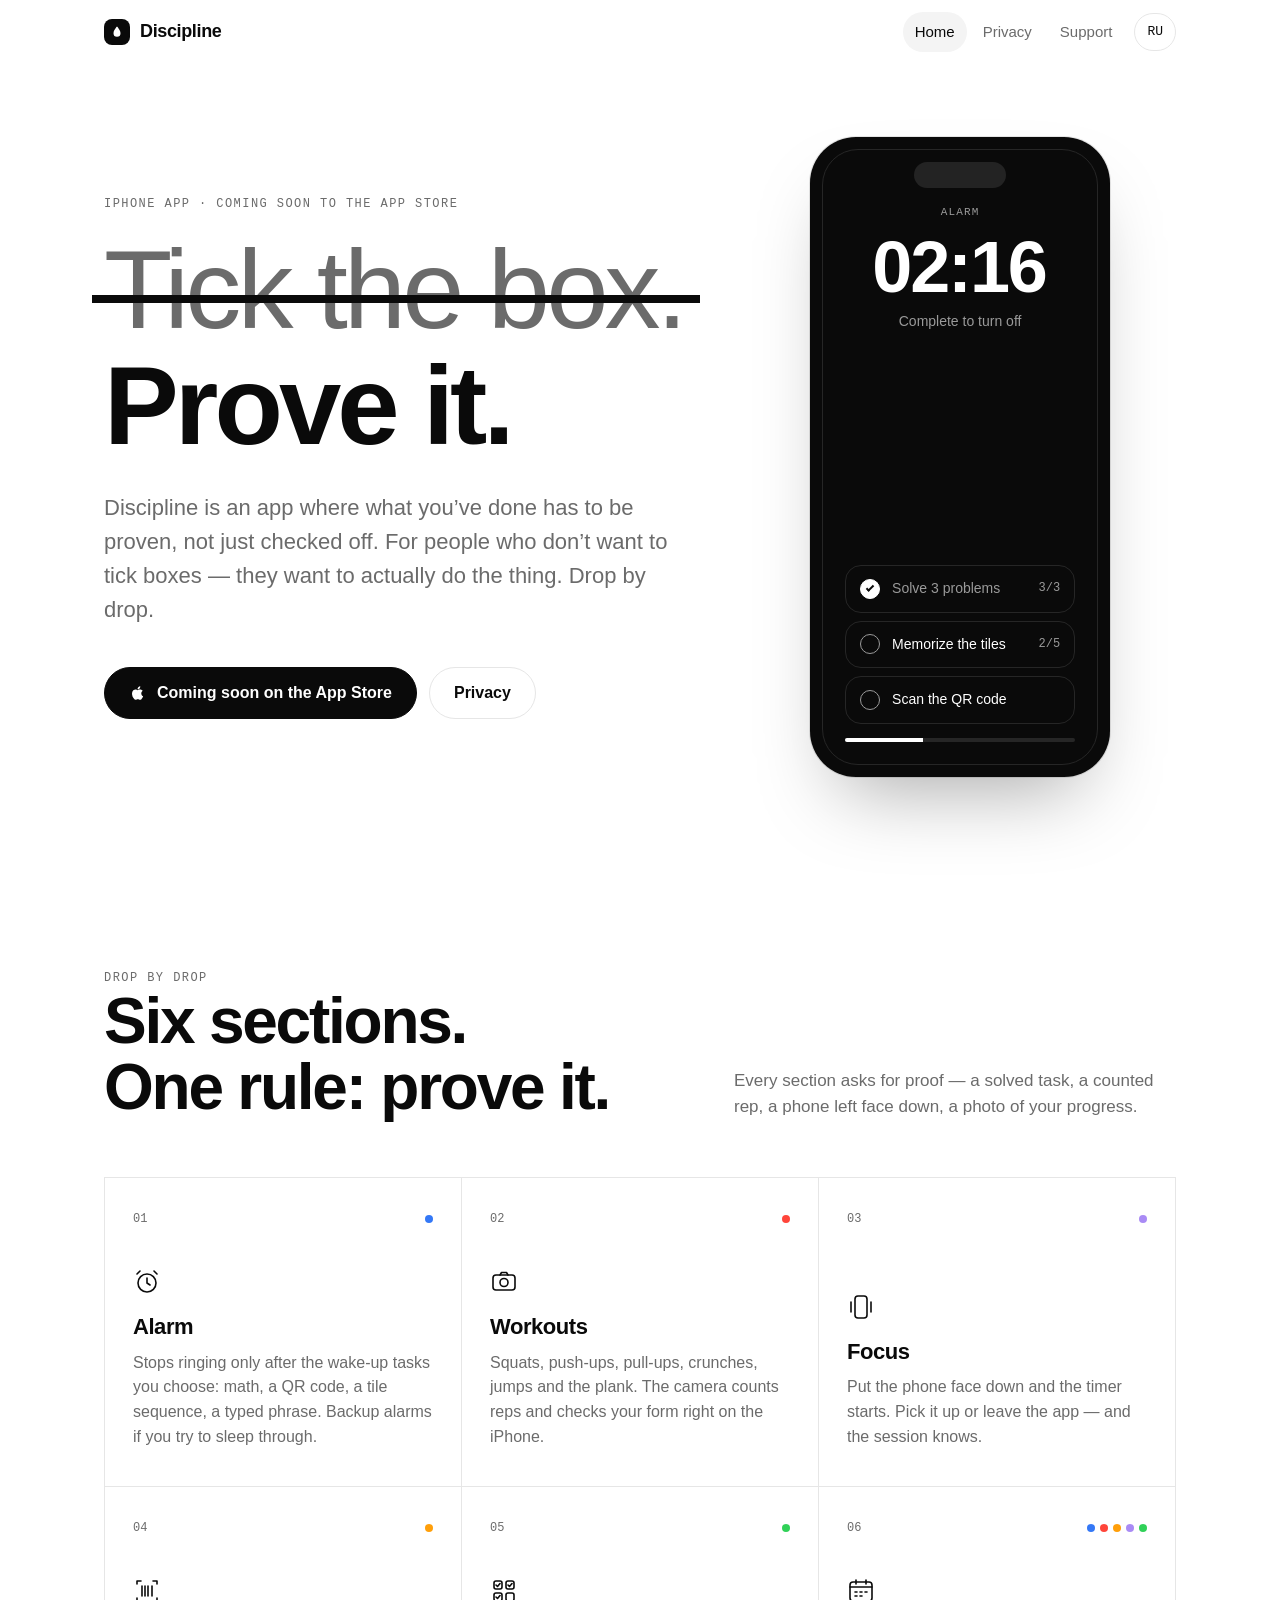
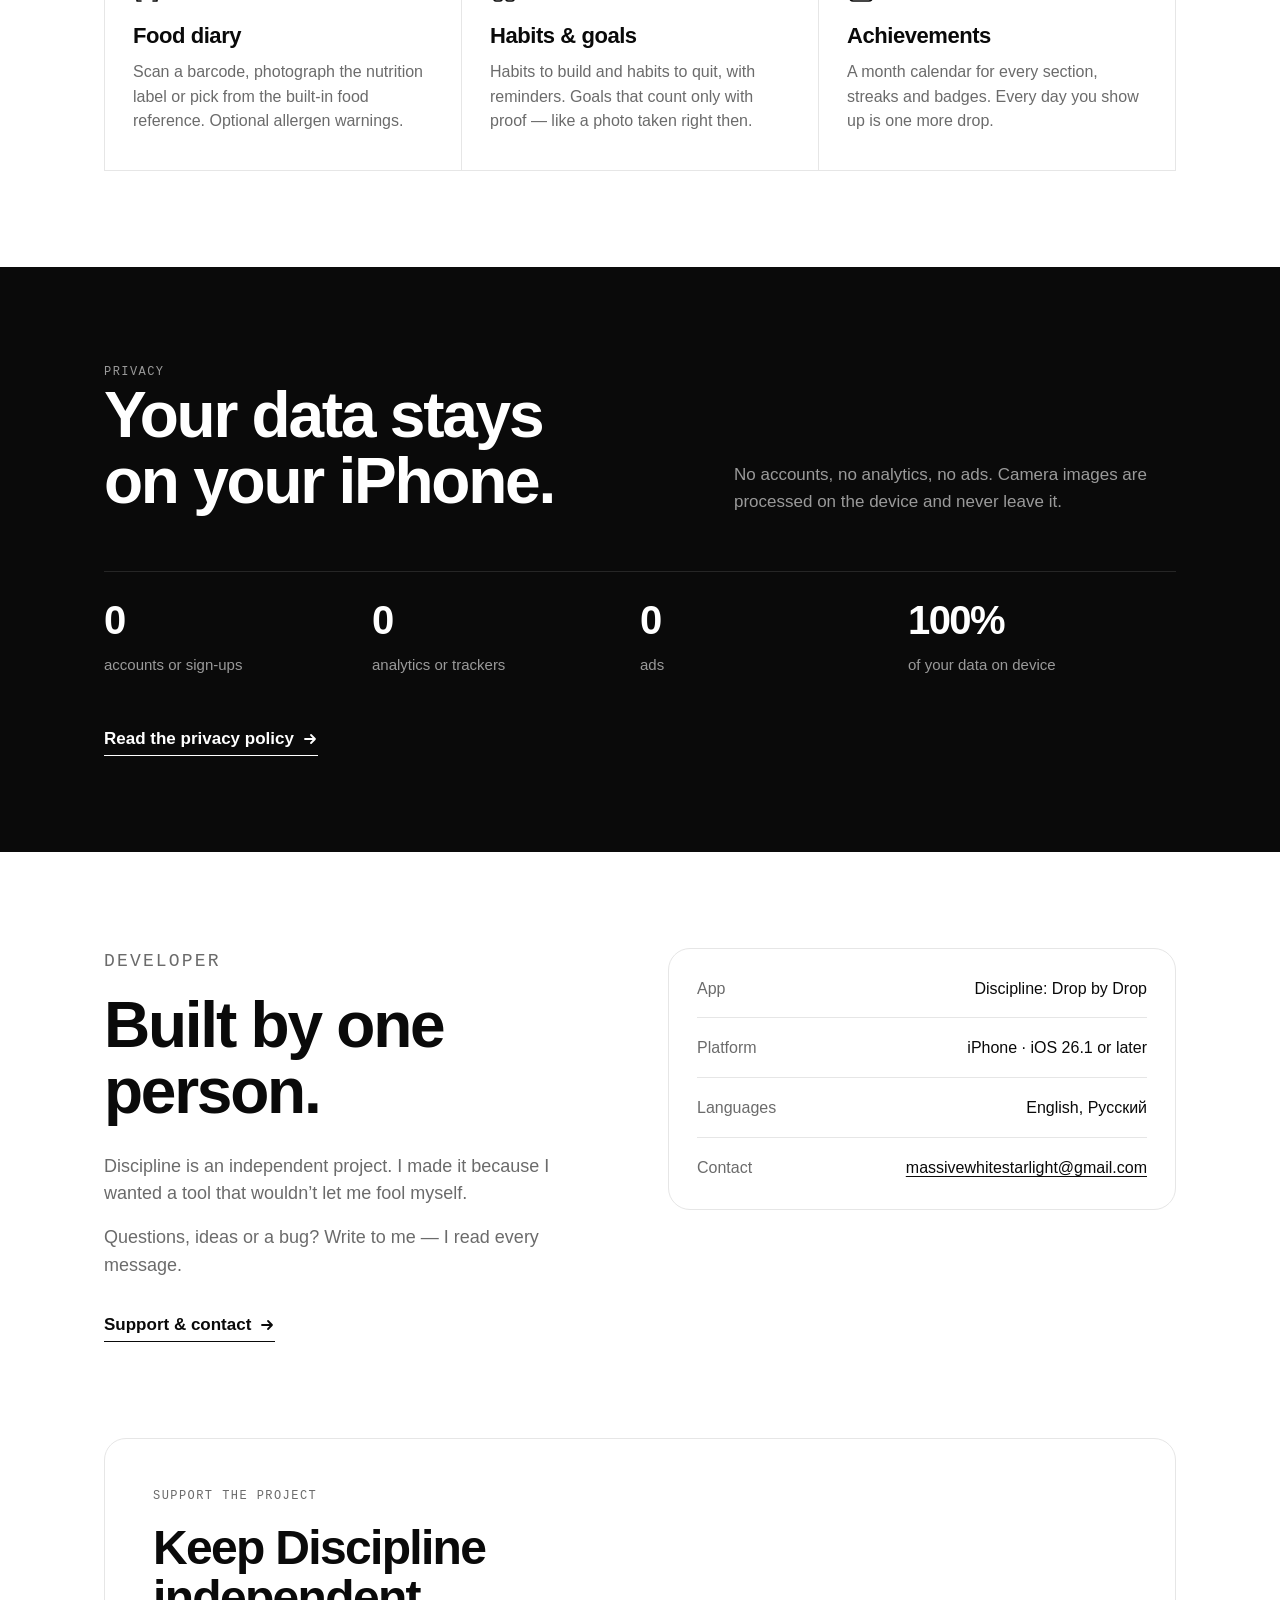
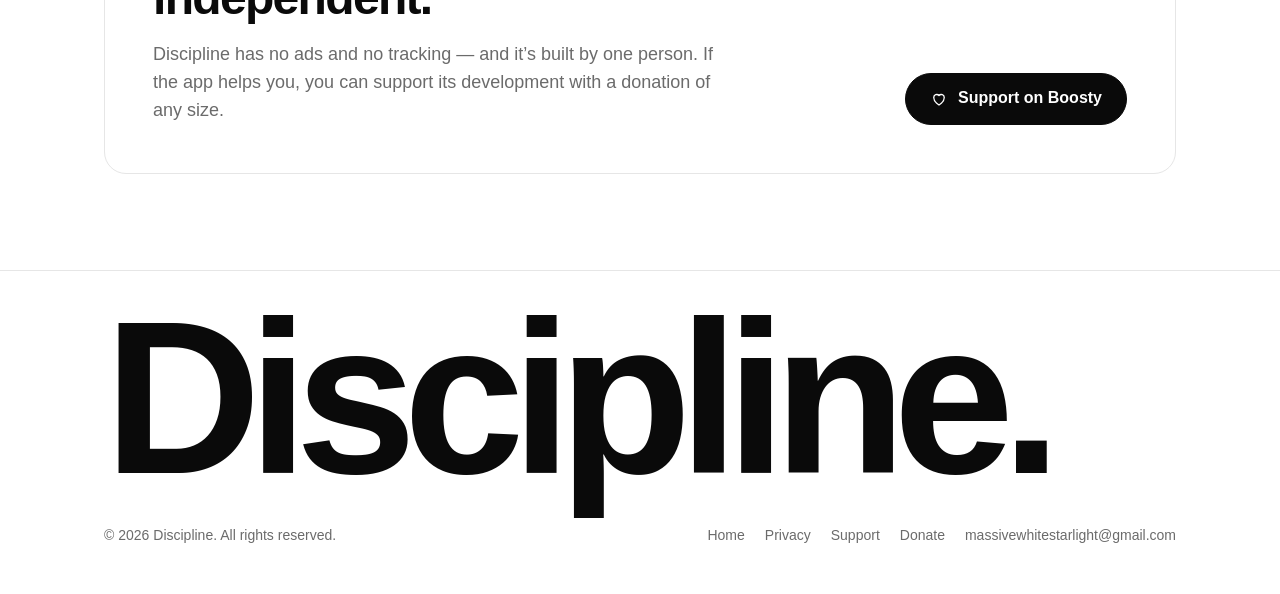
<file: index.html>
<!doctype html>
<html lang="en" class="no-js">
<head>
  <meta charset="utf-8">
  <meta name="viewport" content="width=device-width, initial-scale=1, viewport-fit=cover">
  <title>Discipline: Drop by Drop — prove it, don't just tick it</title>
  <meta name="description" content="Discipline is an iPhone app where what you’ve done has to be proven, not just checked off: an alarm that stops only after tasks, camera-counted workouts, phone-free focus, a food diary, habits, goals and achievements.">
  <meta name="theme-color" content="#ffffff" media="(prefers-color-scheme: light)">
  <meta name="theme-color" content="#000000" media="(prefers-color-scheme: dark)">
  <meta property="og:title" content="Discipline: Drop by Drop — prove it, don't just tick it">
  <meta property="og:description" content="Discipline is an iPhone app where what you’ve done has to be proven, not just checked off: an alarm that stops only after tasks, camera-counted workouts, phone-free focus, a food diary, habits, goals and achievements.">
  <meta property="og:type" content="website">
  <link rel="icon" href="assets/favicon.svg" type="image/svg+xml">
  <link rel="alternate" hreflang="ru" href="ru/">
  <script>
    // First visit with a Russian browser → Russian version (manual choice is remembered).
    (function () {
      try {
        var saved = localStorage.getItem('lang');
        var ru = (navigator.language || '').toLowerCase().indexOf('ru') === 0;
        if (saved === 'ru' || (!saved && ru)) location.replace('ru/');
      } catch (e) {}
    })();
  </script>
  <link rel="stylesheet" href="assets/style.css">
</head>
<body>
<a class="skip" href="#main">Skip to content</a>
<header class="header">
  <div class="wrap">
    <a class="logo" href="./" aria-label="Discipline"><span class="logo-mark"><svg viewBox="0 0 24 24" fill="currentColor"><path d="M12 2.8c-.3 0-.5.2-.7.4C8.6 7 6 10.6 6 14.2A6 6 0 0 0 18 14.2c0-3.6-2.6-7.2-5.3-11-.2-.2-.4-.4-.7-.4z"/></svg></span>Discipline</a>
    <nav class="nav">
      <a href="./" aria-current="page" class="hide-sm">Home</a><a href="privacy.html">Privacy</a><a href="support.html">Support</a>
      <a class="lang" href="ru/" data-lang="ru" hreflang="ru">RU</a>
    </nav>
  </div>
</header>

<main id="main">
  <section class="hero">
    <div class="wrap hero-grid">
      <div>
        <p class="eyebrow">iPhone app · Coming soon to the App Store</p>
        <h1><span class="line strike">Tick the box.</span><span class="line">Prove it.</span></h1>
        <p class="lead">Discipline is an app where what you’ve done has to be proven, not just checked off. For people who don’t want to tick boxes — they want to actually do the thing. Drop by drop.</p>
        <div class="cta-row">
          <!-- After release: replace href="#" with your App Store link -->
          <a class="btn btn-primary" href="#" aria-disabled="true"><svg viewBox="0 0 24 24" fill="currentColor"><path d="M16.37 12.6c-.02-2.3 1.88-3.4 1.96-3.46-1.07-1.56-2.73-1.78-3.32-1.8-1.41-.14-2.76.83-3.48.83-.72 0-1.82-.81-3-.79-1.54.02-2.96.9-3.76 2.27-1.6 2.78-.41 6.9 1.15 9.16.76 1.1 1.67 2.34 2.86 2.3 1.15-.05 1.58-.74 2.97-.74 1.38 0 1.78.74 2.99.72 1.24-.02 2.02-1.12 2.77-2.23.87-1.28 1.23-2.52 1.25-2.59-.03-.01-2.4-.92-2.42-3.66zM14.1 5.86c.63-.77 1.06-1.83.94-2.89-.91.04-2.02.61-2.67 1.37-.58.67-1.1 1.76-.96 2.8 1.02.08 2.06-.52 2.69-1.28z"/></svg>Coming soon on the App Store</a>
          <a class="btn btn-ghost" href="privacy.html">Privacy</a>
        </div>
      </div>
      <div class="phone" aria-hidden="true">
        <div class="phone-screen">
          <div class="ph-label">Alarm</div>
          <div class="ph-time" data-clock>06:30</div>
          <div class="ph-sub">Complete to turn off</div>
          <div class="ph-tasks"><div class="ph-task done"><span class="ph-dot"></span><span>Solve 3 problems</span><span class="ph-count">3/3</span></div><div class="ph-task"><span class="ph-dot"></span><span>Memorize the tiles</span><span class="ph-count">2/5</span></div><div class="ph-task"><span class="ph-dot"></span><span>Scan the QR code</span><span class="ph-count"></span></div></div>
          <div class="ph-progress"><i></i></div>
        </div>
      </div>
    </div>
  </section>

  <section id="features">
    <div class="wrap">
      <div class="section-head reveal">
        <div><p class="eyebrow">Drop by drop</p><h2>Six sections.<br>One rule: prove it.</h2></div>
        <p>Every section asks for proof — a solved task, a counted rep, a phone left face down, a photo of your progress.</p>
      </div>
      <div class="features"><article class="feature reveal"><div class="num">01<span class="sec-dots"><i style="background:#3478F6"></i></span></div><svg class="feature-ico" viewBox="0 0 28 28" fill="none" stroke="currentColor" stroke-width="1.6" stroke-linecap="round" stroke-linejoin="round"><circle cx="14" cy="15" r="9"/><path d="M14 10v5l3 2M4 6l3-3M24 6l-3-3"/></svg><h3>Alarm</h3><p>Stops ringing only after the wake-up tasks you choose: math, a QR code, a tile sequence, a typed phrase. Backup alarms if you try to sleep through.</p></article><article class="feature reveal"><div class="num">02<span class="sec-dots"><i style="background:#FF453A"></i></span></div><svg class="feature-ico" viewBox="0 0 28 28" fill="none" stroke="currentColor" stroke-width="1.6" stroke-linecap="round" stroke-linejoin="round"><rect x="3" y="7" width="22" height="15" rx="3"/><circle cx="14" cy="14.5" r="4"/><path d="M10 7l1.5-2.5h5L18 7"/></svg><h3>Workouts</h3><p>Squats, push-ups, pull-ups, crunches, jumps and the plank. The camera counts reps and checks your form right on the iPhone.</p></article><article class="feature reveal"><div class="num">03<span class="sec-dots"><i style="background:#A98BF5"></i></span></div><svg class="feature-ico" viewBox="0 0 28 28" fill="none" stroke="currentColor" stroke-width="1.6" stroke-linecap="round" stroke-linejoin="round"><rect x="8" y="3" width="12" height="22" rx="3"/><path d="M4 9v10M24 9v10"/></svg><h3>Focus</h3><p>Put the phone face down and the timer starts. Pick it up or leave the app — and the session knows.</p></article><article class="feature reveal"><div class="num">04<span class="sec-dots"><i style="background:#FF9F0A"></i></span></div><svg class="feature-ico" viewBox="0 0 28 28" fill="none" stroke="currentColor" stroke-width="1.6" stroke-linecap="round" stroke-linejoin="round"><path d="M4 7V4h4M24 7V4h-4M4 21v3h4M24 21v3h-4"/><path d="M9 9v10M12 9v10M15 9v10M19 9v10"/></svg><h3>Food diary</h3><p>Scan a barcode, photograph the nutrition label or pick from the built-in food reference. Optional allergen warnings.</p></article><article class="feature reveal"><div class="num">05<span class="sec-dots"><i style="background:#30D158"></i></span></div><svg class="feature-ico" viewBox="0 0 28 28" fill="none" stroke="currentColor" stroke-width="1.6" stroke-linecap="round" stroke-linejoin="round"><rect x="4" y="4" width="8" height="8" rx="2"/><rect x="16" y="4" width="8" height="8" rx="2"/><rect x="4" y="16" width="8" height="8" rx="2"/><rect x="16" y="16" width="8" height="8" rx="2"/><path d="M6 8l1.5 1.5L10 6.5M18 8l1.5 1.5L22 6.5M6 20l1.5 1.5L10 18.5"/></svg><h3>Habits & goals</h3><p>Habits to build and habits to quit, with reminders. Goals that count only with proof — like a photo taken right then.</p></article><article class="feature reveal"><div class="num">06<span class="sec-dots"><i style="background:#3478F6"></i><i style="background:#FF453A"></i><i style="background:#FF9F0A"></i><i style="background:#A98BF5"></i><i style="background:#30D158"></i></span></div><svg class="feature-ico" viewBox="0 0 28 28" fill="none" stroke="currentColor" stroke-width="1.6" stroke-linecap="round" stroke-linejoin="round"><rect x="3" y="5" width="22" height="19" rx="3"/><path d="M3 10h22M9 3v4M19 3v4"/><path d="M8 15h2M13 15h2M18 15h2M8 19h2M13 19h2"/></svg><h3>Achievements</h3><p>A month calendar for every section, streaks and badges. Every day you show up is one more drop.</p></article></div>
    </div>
  </section>

  <section class="band">
    <div class="wrap">
      <div class="section-head reveal">
        <div><p class="eyebrow">Privacy</p><h2>Your data stays<br>on your iPhone.</h2></div>
        <p>No accounts, no analytics, no ads. Camera images are processed on the device and never leave it.</p>
      </div>
      <div class="privacy-points"><div class="reveal"><strong>0</strong><span>accounts or sign-ups</span></div><div class="reveal"><strong>0</strong><span>analytics or trackers</span></div><div class="reveal"><strong>0</strong><span>ads</span></div><div class="reveal"><strong>100%</strong><span>of your data on device</span></div></div>
      <a class="link-arrow" href="privacy.html">Read the privacy policy <svg viewBox="0 0 16 16" fill="none" stroke="currentColor" stroke-width="1.8" stroke-linecap="round" stroke-linejoin="round"><path d="M3 8h10M9 4l4 4-4 4"/></svg></a>
    </div>
  </section>

  <section id="developer">
    <div class="wrap dev">
      <div class="reveal">
        <p class="eyebrow">Developer</p>
        <h2 style="margin-bottom:28px">Built by one person.</h2>
        <p>Discipline is an independent project. I made it because I wanted a tool that wouldn’t let me fool myself.</p>
        <p>Questions, ideas or a bug? Write to me — I read every message.</p>
        <a class="link-arrow" href="support.html" style="margin-top:16px">Support & contact <svg viewBox="0 0 16 16" fill="none" stroke="currentColor" stroke-width="1.8" stroke-linecap="round" stroke-linejoin="round"><path d="M3 8h10M9 4l4 4-4 4"/></svg></a>
      </div>
      <div class="dev-card reveal"><div class="dev-row"><span>App</span><span>Discipline: Drop by Drop</span></div><div class="dev-row"><span>Platform</span><span>iPhone · iOS 26.1 or later</span></div><div class="dev-row"><span>Languages</span><span>English, Русский</span></div><div class="dev-row"><span>Contact</span><span><a href="mailto:massivewhitestarlight@gmail.com">massivewhitestarlight@gmail.com</a></span></div></div>
    </div>
  </section>

  <section id="donate" class="donate-section">
    <div class="wrap">
      <div class="donate reveal">
        <div>
          <p class="eyebrow">Support the project</p>
          <h2>Keep Discipline<br>independent.</h2>
          <p class="donate-text">Discipline has no ads and no tracking — and it’s built by one person. If the app helps you, you can support its development with a donation of any size.</p>
        </div>
        <div class="donate-actions">
          <!-- To add a QR code: put assets/boosty-qr.png in the folder and uncomment the next line -->
          <!-- <img class="donate-qr" src="assets/boosty-qr.png" alt="QR: https://boosty.to/massivewhitestarlight/donate" width="132" height="132"> -->
          <a class="btn btn-primary" href="https://boosty.to/massivewhitestarlight/donate" target="_blank" rel="noopener"><svg viewBox="0 0 24 24" fill="none" stroke="currentColor" stroke-width="1.8" stroke-linecap="round" stroke-linejoin="round"><path d="M12 20s-7-4.4-7-10a4 4 0 0 1 7-2.6A4 4 0 0 1 19 10c0 5.6-7 10-7 10z"/></svg>Support on Boosty</a>
        </div>
      </div>
    </div>
  </section>
</main>
<footer class="footer">
  <div class="wrap" style="display:block">
    <div class="big-word" aria-hidden="true">Discipline.</div>
    <div style="display:flex;justify-content:space-between;gap:24px;flex-wrap:wrap">
      <div>© <span data-year>2026</span> Discipline. All rights reserved.</div>
      <nav>
        <a href="./">Home</a>
        <a href="privacy.html">Privacy</a>
        <a href="support.html">Support</a>
        <a href="https://boosty.to/massivewhitestarlight/donate" target="_blank" rel="noopener">Donate</a>
        <a href="mailto:massivewhitestarlight@gmail.com">massivewhitestarlight@gmail.com</a>
      </nav>
    </div>
  </div>
</footer>
<script src="assets/main.js" defer></script>
</body>
</html>
</file>
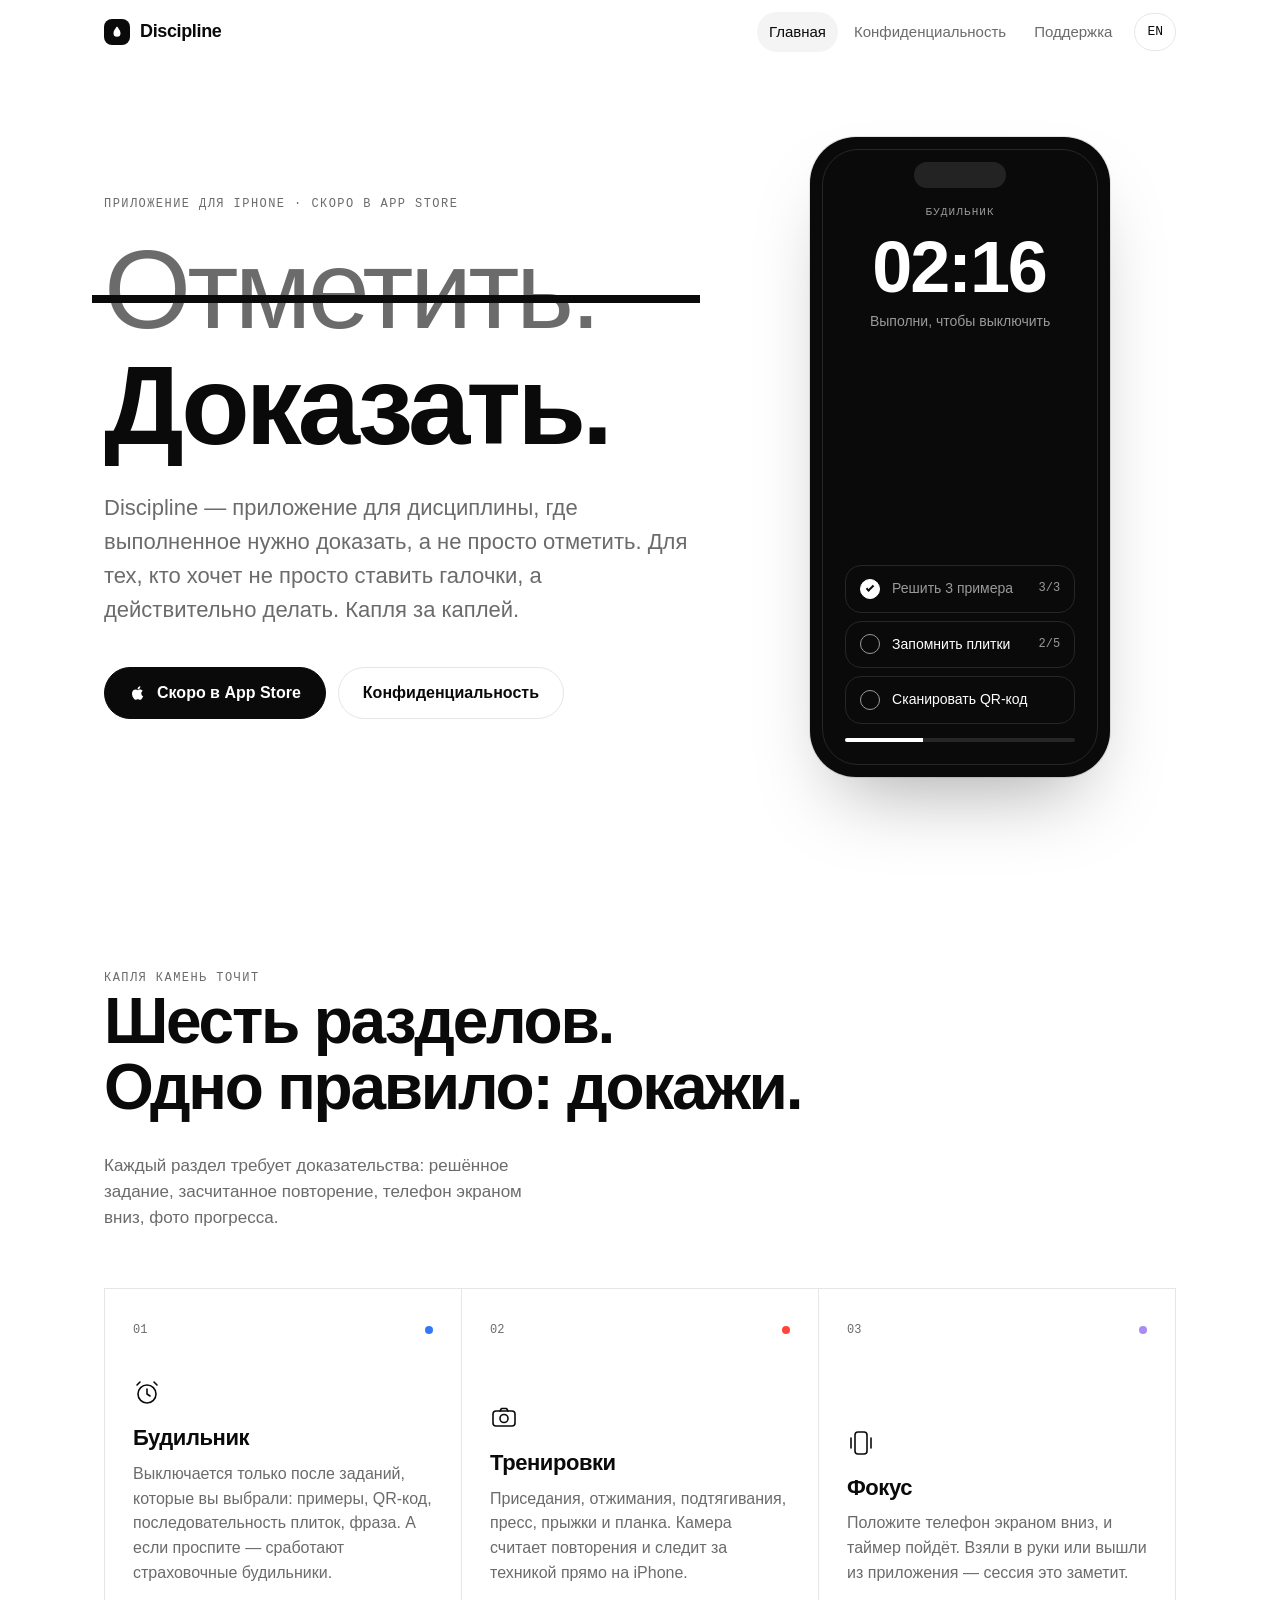
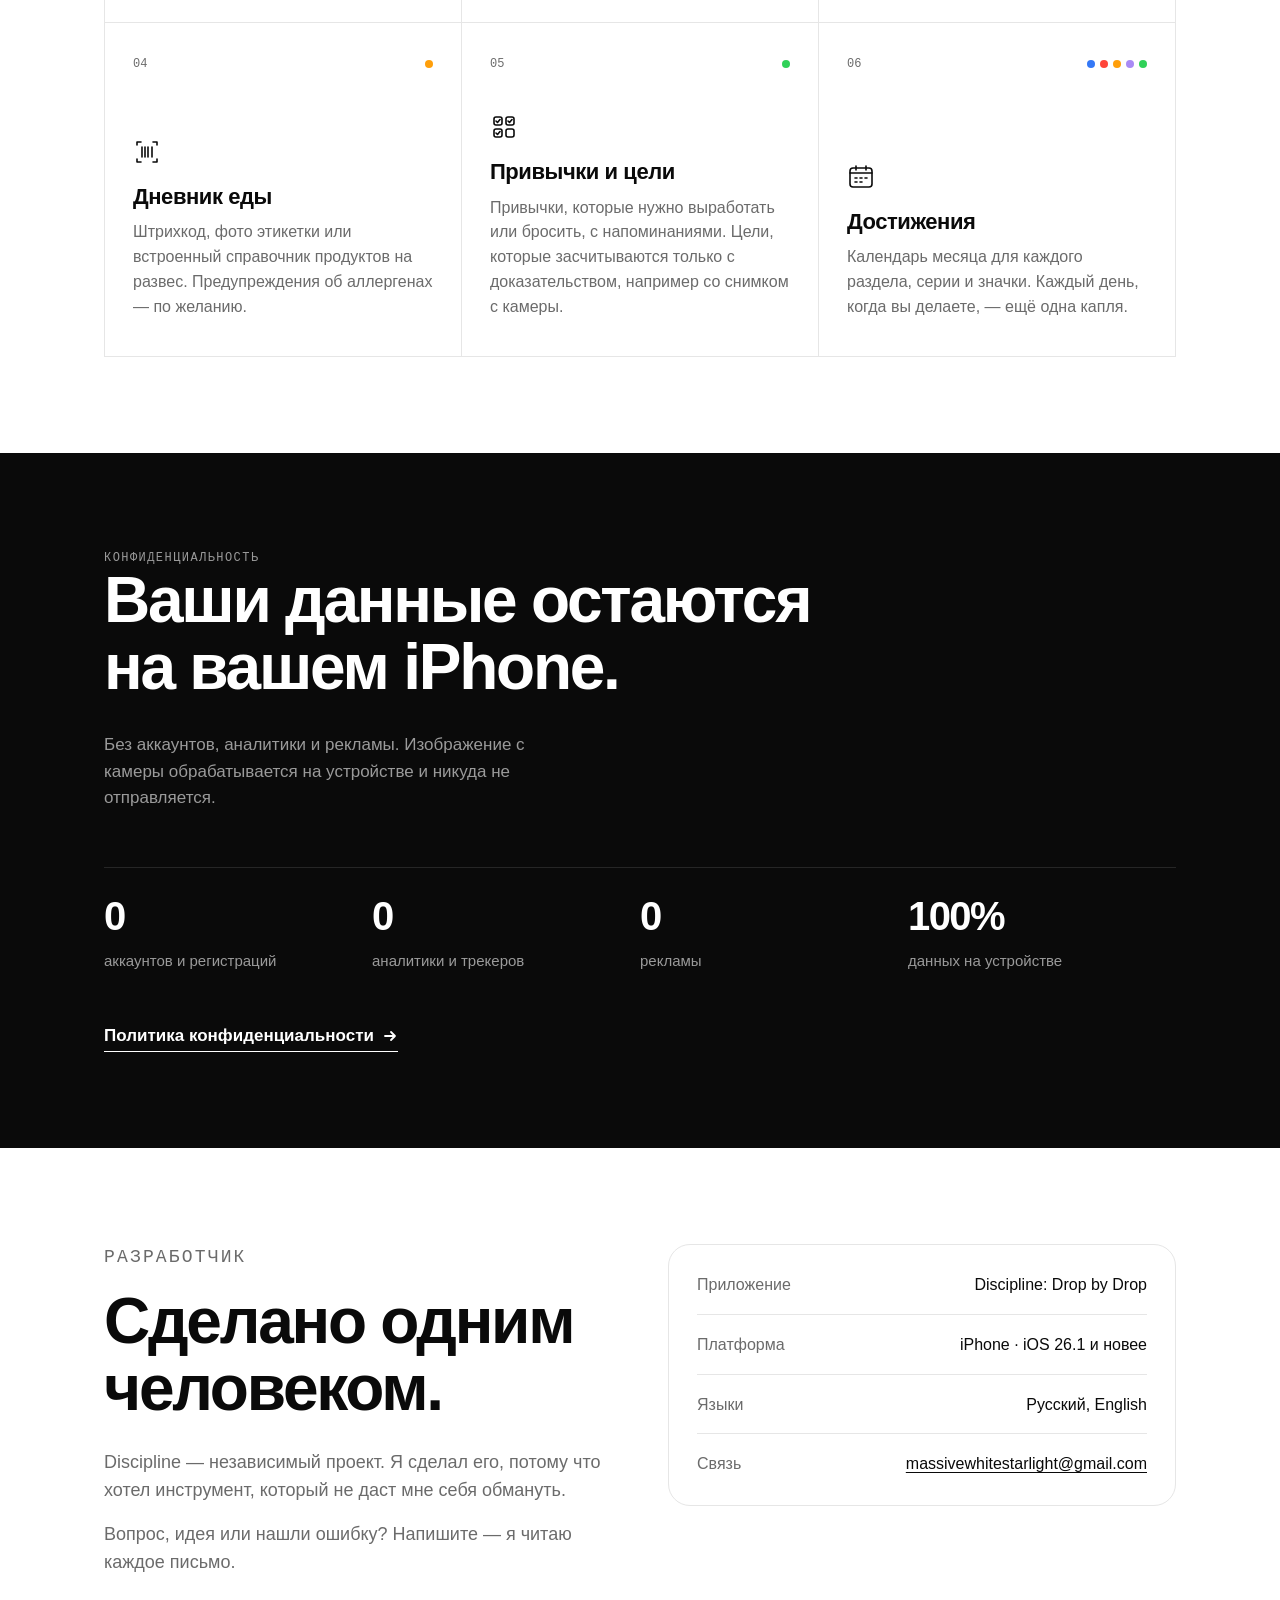
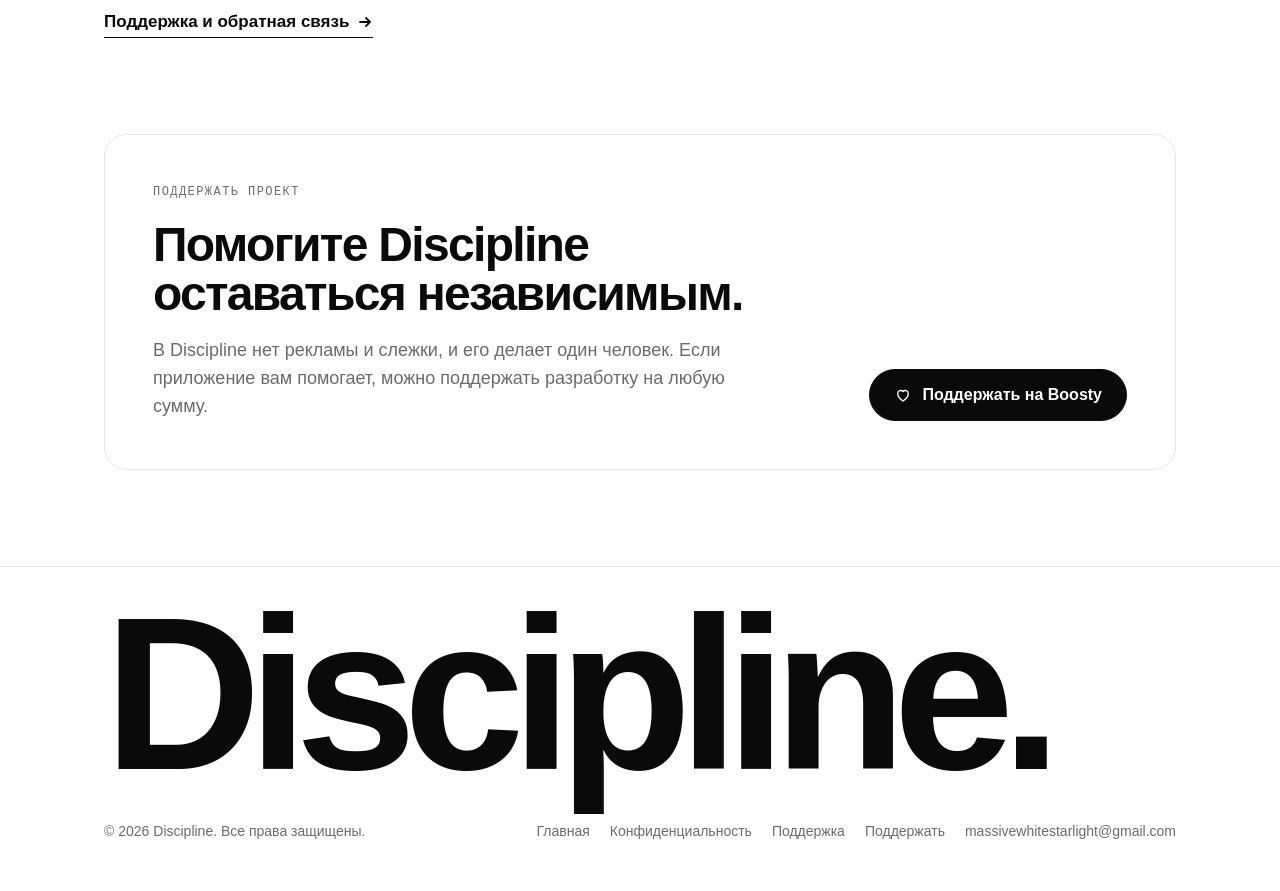
<file: ru/index.html>
<!doctype html>
<html lang="ru" class="no-js">
<head>
  <meta charset="utf-8">
  <meta name="viewport" content="width=device-width, initial-scale=1, viewport-fit=cover">
  <title>Discipline: Drop by Drop — докажи, а не просто отметь</title>
  <meta name="description" content="Discipline — приложение для iPhone, где выполненное нужно доказать, а не просто отметить: будильник с заданиями, тренировки со счётом повторений камерой, фокус без телефона, дневник еды, привычки, цели и достижения.">
  <meta name="theme-color" content="#ffffff" media="(prefers-color-scheme: light)">
  <meta name="theme-color" content="#000000" media="(prefers-color-scheme: dark)">
  <meta property="og:title" content="Discipline: Drop by Drop — докажи, а не просто отметь">
  <meta property="og:description" content="Discipline — приложение для iPhone, где выполненное нужно доказать, а не просто отметить: будильник с заданиями, тренировки со счётом повторений камерой, фокус без телефона, дневник еды, привычки, цели и достижения.">
  <meta property="og:type" content="website">
  <link rel="icon" href="../assets/favicon.svg" type="image/svg+xml">
  <link rel="alternate" hreflang="en" href="../">
  <link rel="stylesheet" href="../assets/style.css">
</head>
<body>
<a class="skip" href="#main">Перейти к содержанию</a>
<header class="header">
  <div class="wrap">
    <a class="logo" href="./" aria-label="Discipline"><span class="logo-mark"><svg viewBox="0 0 24 24" fill="currentColor"><path d="M12 2.8c-.3 0-.5.2-.7.4C8.6 7 6 10.6 6 14.2A6 6 0 0 0 18 14.2c0-3.6-2.6-7.2-5.3-11-.2-.2-.4-.4-.7-.4z"/></svg></span>Discipline</a>
    <nav class="nav">
      <a href="./" aria-current="page" class="hide-sm">Главная</a><a href="privacy.html"><span class="full">Конфиденциальность</span><span class="short">Политика</span></a><a href="support.html">Поддержка</a>
      <a class="lang" href="../" data-lang="en" hreflang="en">EN</a>
    </nav>
  </div>
</header>

<main id="main">
  <section class="hero">
    <div class="wrap hero-grid">
      <div>
        <p class="eyebrow">Приложение для iPhone · Скоро в App Store</p>
        <h1><span class="line strike">Отметить.</span><span class="line">Доказать.</span></h1>
        <p class="lead">Discipline — приложение для дисциплины, где выполненное нужно доказать, а не просто отметить. Для тех, кто хочет не просто ставить галочки, а действительно делать. Капля за каплей.</p>
        <div class="cta-row">
          <!-- After release: replace href="#" with your App Store link -->
          <a class="btn btn-primary" href="#" aria-disabled="true"><svg viewBox="0 0 24 24" fill="currentColor"><path d="M16.37 12.6c-.02-2.3 1.88-3.4 1.96-3.46-1.07-1.56-2.73-1.78-3.32-1.8-1.41-.14-2.76.83-3.48.83-.72 0-1.82-.81-3-.79-1.54.02-2.96.9-3.76 2.27-1.6 2.78-.41 6.9 1.15 9.16.76 1.1 1.67 2.34 2.86 2.3 1.15-.05 1.58-.74 2.97-.74 1.38 0 1.78.74 2.99.72 1.24-.02 2.02-1.12 2.77-2.23.87-1.28 1.23-2.52 1.25-2.59-.03-.01-2.4-.92-2.42-3.66zM14.1 5.86c.63-.77 1.06-1.83.94-2.89-.91.04-2.02.61-2.67 1.37-.58.67-1.1 1.76-.96 2.8 1.02.08 2.06-.52 2.69-1.28z"/></svg>Скоро в App Store</a>
          <a class="btn btn-ghost" href="privacy.html">Конфиденциальность</a>
        </div>
      </div>
      <div class="phone" aria-hidden="true">
        <div class="phone-screen">
          <div class="ph-label">Будильник</div>
          <div class="ph-time" data-clock>06:30</div>
          <div class="ph-sub">Выполни, чтобы выключить</div>
          <div class="ph-tasks"><div class="ph-task done"><span class="ph-dot"></span><span>Решить 3 примера</span><span class="ph-count">3/3</span></div><div class="ph-task"><span class="ph-dot"></span><span>Запомнить плитки</span><span class="ph-count">2/5</span></div><div class="ph-task"><span class="ph-dot"></span><span>Сканировать QR-код</span><span class="ph-count"></span></div></div>
          <div class="ph-progress"><i></i></div>
        </div>
      </div>
    </div>
  </section>

  <section id="features">
    <div class="wrap">
      <div class="section-head reveal">
        <div><p class="eyebrow">Капля камень точит</p><h2>Шесть разделов.<br>Одно правило: докажи.</h2></div>
        <p>Каждый раздел требует доказательства: решённое задание, засчитанное повторение, телефон экраном вниз, фото прогресса.</p>
      </div>
      <div class="features"><article class="feature reveal"><div class="num">01<span class="sec-dots"><i style="background:#3478F6"></i></span></div><svg class="feature-ico" viewBox="0 0 28 28" fill="none" stroke="currentColor" stroke-width="1.6" stroke-linecap="round" stroke-linejoin="round"><circle cx="14" cy="15" r="9"/><path d="M14 10v5l3 2M4 6l3-3M24 6l-3-3"/></svg><h3>Будильник</h3><p>Выключается только после заданий, которые вы выбрали: примеры, QR-код, последовательность плиток, фраза. А если проспите — сработают страховочные будильники.</p></article><article class="feature reveal"><div class="num">02<span class="sec-dots"><i style="background:#FF453A"></i></span></div><svg class="feature-ico" viewBox="0 0 28 28" fill="none" stroke="currentColor" stroke-width="1.6" stroke-linecap="round" stroke-linejoin="round"><rect x="3" y="7" width="22" height="15" rx="3"/><circle cx="14" cy="14.5" r="4"/><path d="M10 7l1.5-2.5h5L18 7"/></svg><h3>Тренировки</h3><p>Приседания, отжимания, подтягивания, пресс, прыжки и планка. Камера считает повторения и следит за техникой прямо на iPhone.</p></article><article class="feature reveal"><div class="num">03<span class="sec-dots"><i style="background:#A98BF5"></i></span></div><svg class="feature-ico" viewBox="0 0 28 28" fill="none" stroke="currentColor" stroke-width="1.6" stroke-linecap="round" stroke-linejoin="round"><rect x="8" y="3" width="12" height="22" rx="3"/><path d="M4 9v10M24 9v10"/></svg><h3>Фокус</h3><p>Положите телефон экраном вниз, и таймер пойдёт. Взяли в руки или вышли из приложения — сессия это заметит.</p></article><article class="feature reveal"><div class="num">04<span class="sec-dots"><i style="background:#FF9F0A"></i></span></div><svg class="feature-ico" viewBox="0 0 28 28" fill="none" stroke="currentColor" stroke-width="1.6" stroke-linecap="round" stroke-linejoin="round"><path d="M4 7V4h4M24 7V4h-4M4 21v3h4M24 21v3h-4"/><path d="M9 9v10M12 9v10M15 9v10M19 9v10"/></svg><h3>Дневник еды</h3><p>Штрихкод, фото этикетки или встроенный справочник продуктов на развес. Предупреждения об аллергенах — по желанию.</p></article><article class="feature reveal"><div class="num">05<span class="sec-dots"><i style="background:#30D158"></i></span></div><svg class="feature-ico" viewBox="0 0 28 28" fill="none" stroke="currentColor" stroke-width="1.6" stroke-linecap="round" stroke-linejoin="round"><rect x="4" y="4" width="8" height="8" rx="2"/><rect x="16" y="4" width="8" height="8" rx="2"/><rect x="4" y="16" width="8" height="8" rx="2"/><rect x="16" y="16" width="8" height="8" rx="2"/><path d="M6 8l1.5 1.5L10 6.5M18 8l1.5 1.5L22 6.5M6 20l1.5 1.5L10 18.5"/></svg><h3>Привычки и цели</h3><p>Привычки, которые нужно выработать или бросить, с напоминаниями. Цели, которые засчитываются только с доказательством, например со снимком с камеры.</p></article><article class="feature reveal"><div class="num">06<span class="sec-dots"><i style="background:#3478F6"></i><i style="background:#FF453A"></i><i style="background:#FF9F0A"></i><i style="background:#A98BF5"></i><i style="background:#30D158"></i></span></div><svg class="feature-ico" viewBox="0 0 28 28" fill="none" stroke="currentColor" stroke-width="1.6" stroke-linecap="round" stroke-linejoin="round"><rect x="3" y="5" width="22" height="19" rx="3"/><path d="M3 10h22M9 3v4M19 3v4"/><path d="M8 15h2M13 15h2M18 15h2M8 19h2M13 19h2"/></svg><h3>Достижения</h3><p>Календарь месяца для каждого раздела, серии и значки. Каждый день, когда вы делаете, — ещё одна капля.</p></article></div>
    </div>
  </section>

  <section class="band">
    <div class="wrap">
      <div class="section-head reveal">
        <div><p class="eyebrow">Конфиденциальность</p><h2>Ваши данные остаются<br>на вашем iPhone.</h2></div>
        <p>Без аккаунтов, аналитики и рекламы. Изображение с камеры обрабатывается на устройстве и никуда не отправляется.</p>
      </div>
      <div class="privacy-points"><div class="reveal"><strong>0</strong><span>аккаунтов и регистраций</span></div><div class="reveal"><strong>0</strong><span>аналитики и трекеров</span></div><div class="reveal"><strong>0</strong><span>рекламы</span></div><div class="reveal"><strong>100%</strong><span>данных на устройстве</span></div></div>
      <a class="link-arrow" href="privacy.html">Политика конфиденциальности <svg viewBox="0 0 16 16" fill="none" stroke="currentColor" stroke-width="1.8" stroke-linecap="round" stroke-linejoin="round"><path d="M3 8h10M9 4l4 4-4 4"/></svg></a>
    </div>
  </section>

  <section id="developer">
    <div class="wrap dev">
      <div class="reveal">
        <p class="eyebrow">Разработчик</p>
        <h2 style="margin-bottom:28px">Сделано одним человеком.</h2>
        <p>Discipline — независимый проект. Я сделал его, потому что хотел инструмент, который не даст мне себя обмануть.</p>
        <p>Вопрос, идея или нашли ошибку? Напишите — я читаю каждое письмо.</p>
        <a class="link-arrow" href="support.html" style="margin-top:16px">Поддержка и обратная связь <svg viewBox="0 0 16 16" fill="none" stroke="currentColor" stroke-width="1.8" stroke-linecap="round" stroke-linejoin="round"><path d="M3 8h10M9 4l4 4-4 4"/></svg></a>
      </div>
      <div class="dev-card reveal"><div class="dev-row"><span>Приложение</span><span>Discipline: Drop by Drop</span></div><div class="dev-row"><span>Платформа</span><span>iPhone · iOS 26.1 и новее</span></div><div class="dev-row"><span>Языки</span><span>Русский, English</span></div><div class="dev-row"><span>Связь</span><span><a href="mailto:massivewhitestarlight@gmail.com">massivewhitestarlight@gmail.com</a></span></div></div>
    </div>
  </section>

  <section id="donate" class="donate-section">
    <div class="wrap">
      <div class="donate reveal">
        <div>
          <p class="eyebrow">Поддержать проект</p>
          <h2>Помогите Discipline<br>оставаться независимым.</h2>
          <p class="donate-text">В Discipline нет рекламы и слежки, и его делает один человек. Если приложение вам помогает, можно поддержать разработку на любую сумму.</p>
        </div>
        <div class="donate-actions">
          <!-- To add a QR code: put assets/boosty-qr.png in the folder and uncomment the next line -->
          <!-- <img class="donate-qr" src="../assets/boosty-qr.png" alt="QR: https://boosty.to/massivewhitestarlight/donate" width="132" height="132"> -->
          <a class="btn btn-primary" href="https://boosty.to/massivewhitestarlight/donate" target="_blank" rel="noopener"><svg viewBox="0 0 24 24" fill="none" stroke="currentColor" stroke-width="1.8" stroke-linecap="round" stroke-linejoin="round"><path d="M12 20s-7-4.4-7-10a4 4 0 0 1 7-2.6A4 4 0 0 1 19 10c0 5.6-7 10-7 10z"/></svg>Поддержать на Boosty</a>
        </div>
      </div>
    </div>
  </section>
</main>
<footer class="footer">
  <div class="wrap" style="display:block">
    <div class="big-word" aria-hidden="true">Discipline.</div>
    <div style="display:flex;justify-content:space-between;gap:24px;flex-wrap:wrap">
      <div>© <span data-year>2026</span> Discipline. Все права защищены.</div>
      <nav>
        <a href="./">Главная</a>
        <a href="privacy.html">Конфиденциальность</a>
        <a href="support.html">Поддержка</a>
        <a href="https://boosty.to/massivewhitestarlight/donate" target="_blank" rel="noopener">Поддержать</a>
        <a href="mailto:massivewhitestarlight@gmail.com">massivewhitestarlight@gmail.com</a>
      </nav>
    </div>
  </div>
</footer>
<script src="../assets/main.js" defer></script>
</body>
</html>
</file>
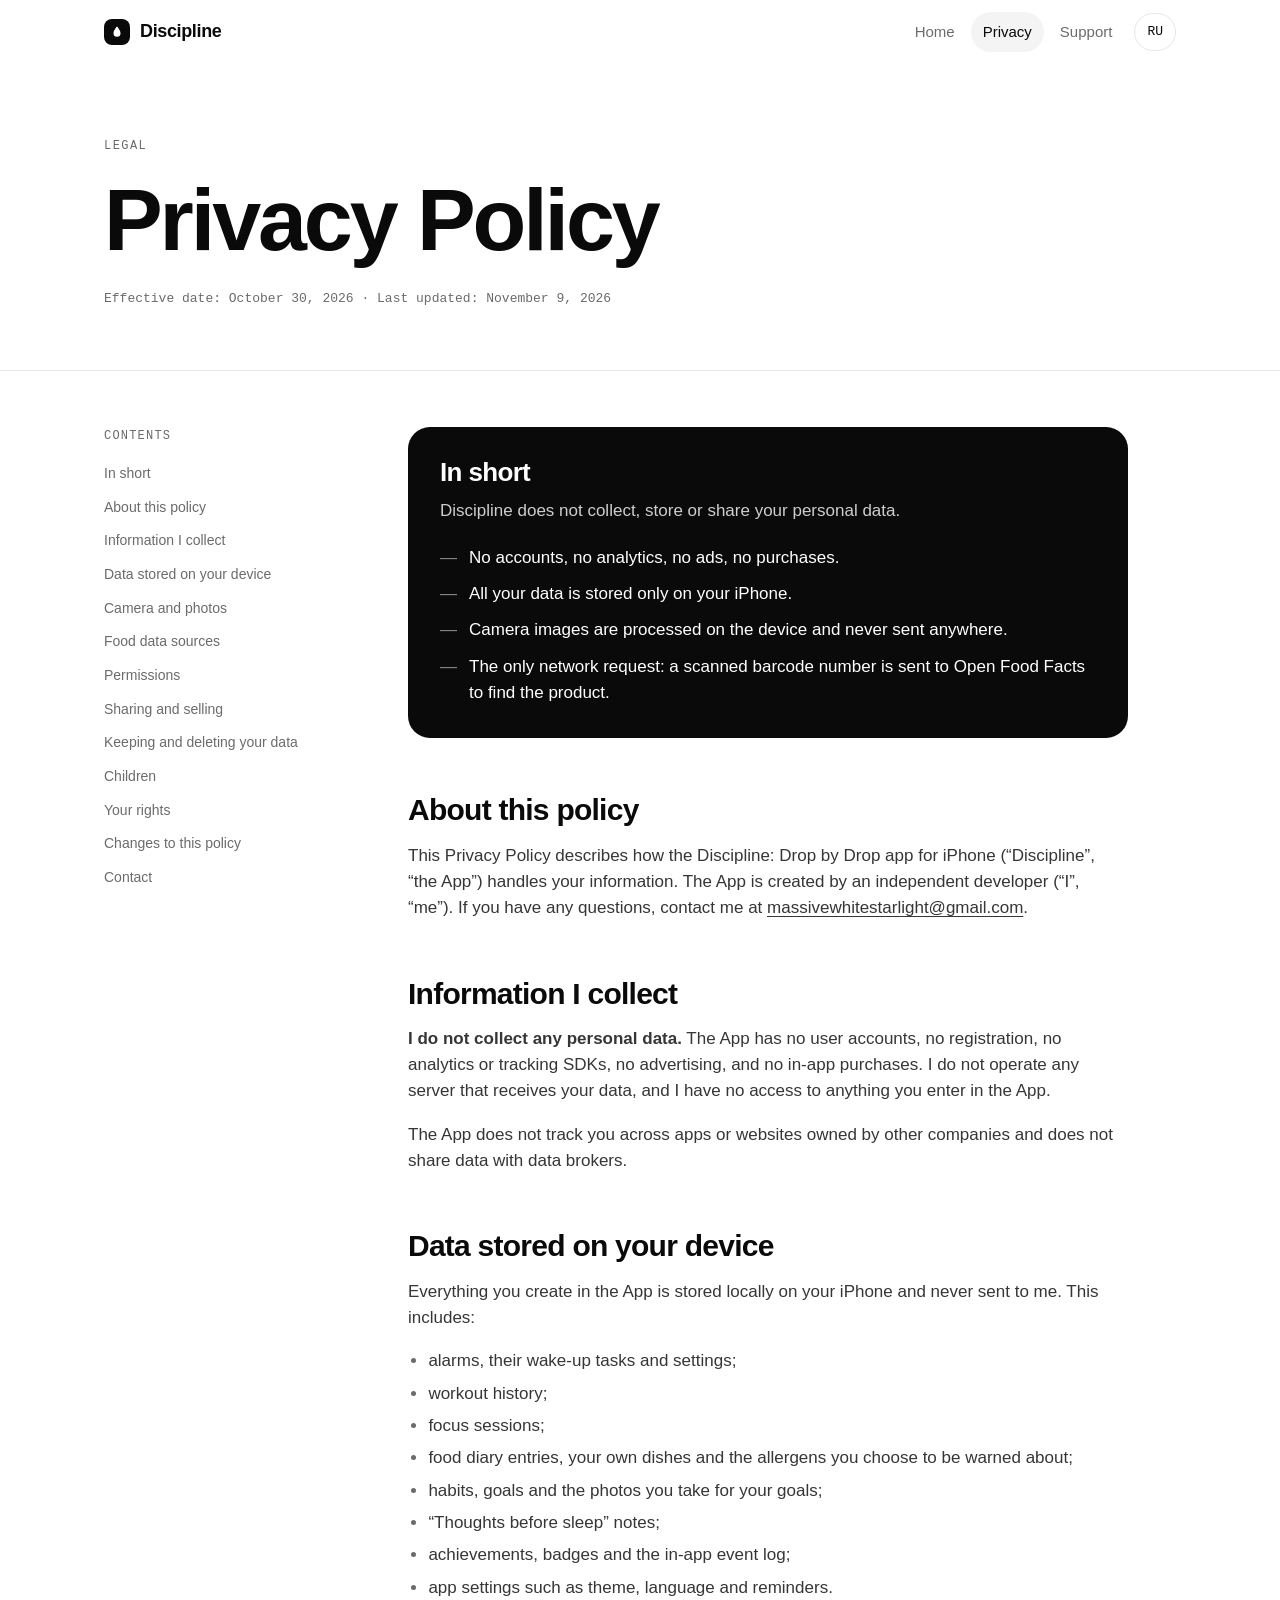
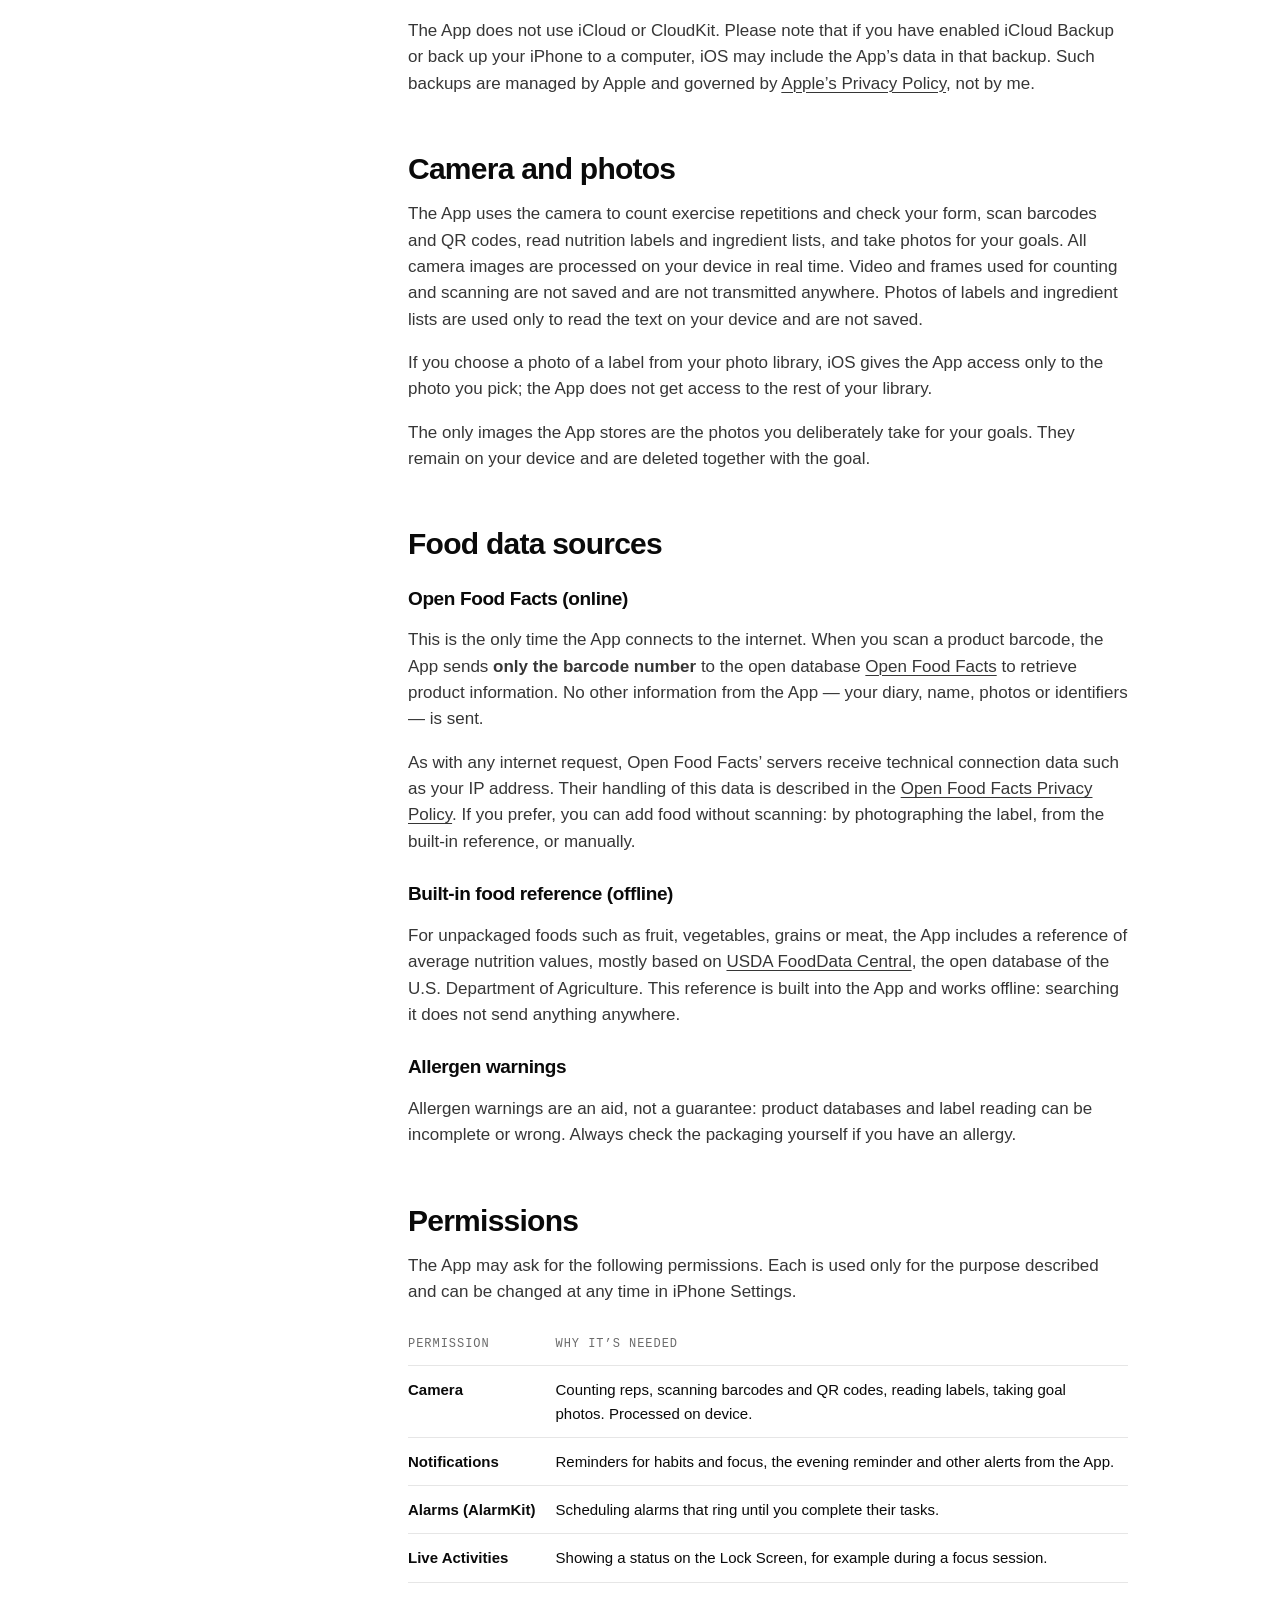
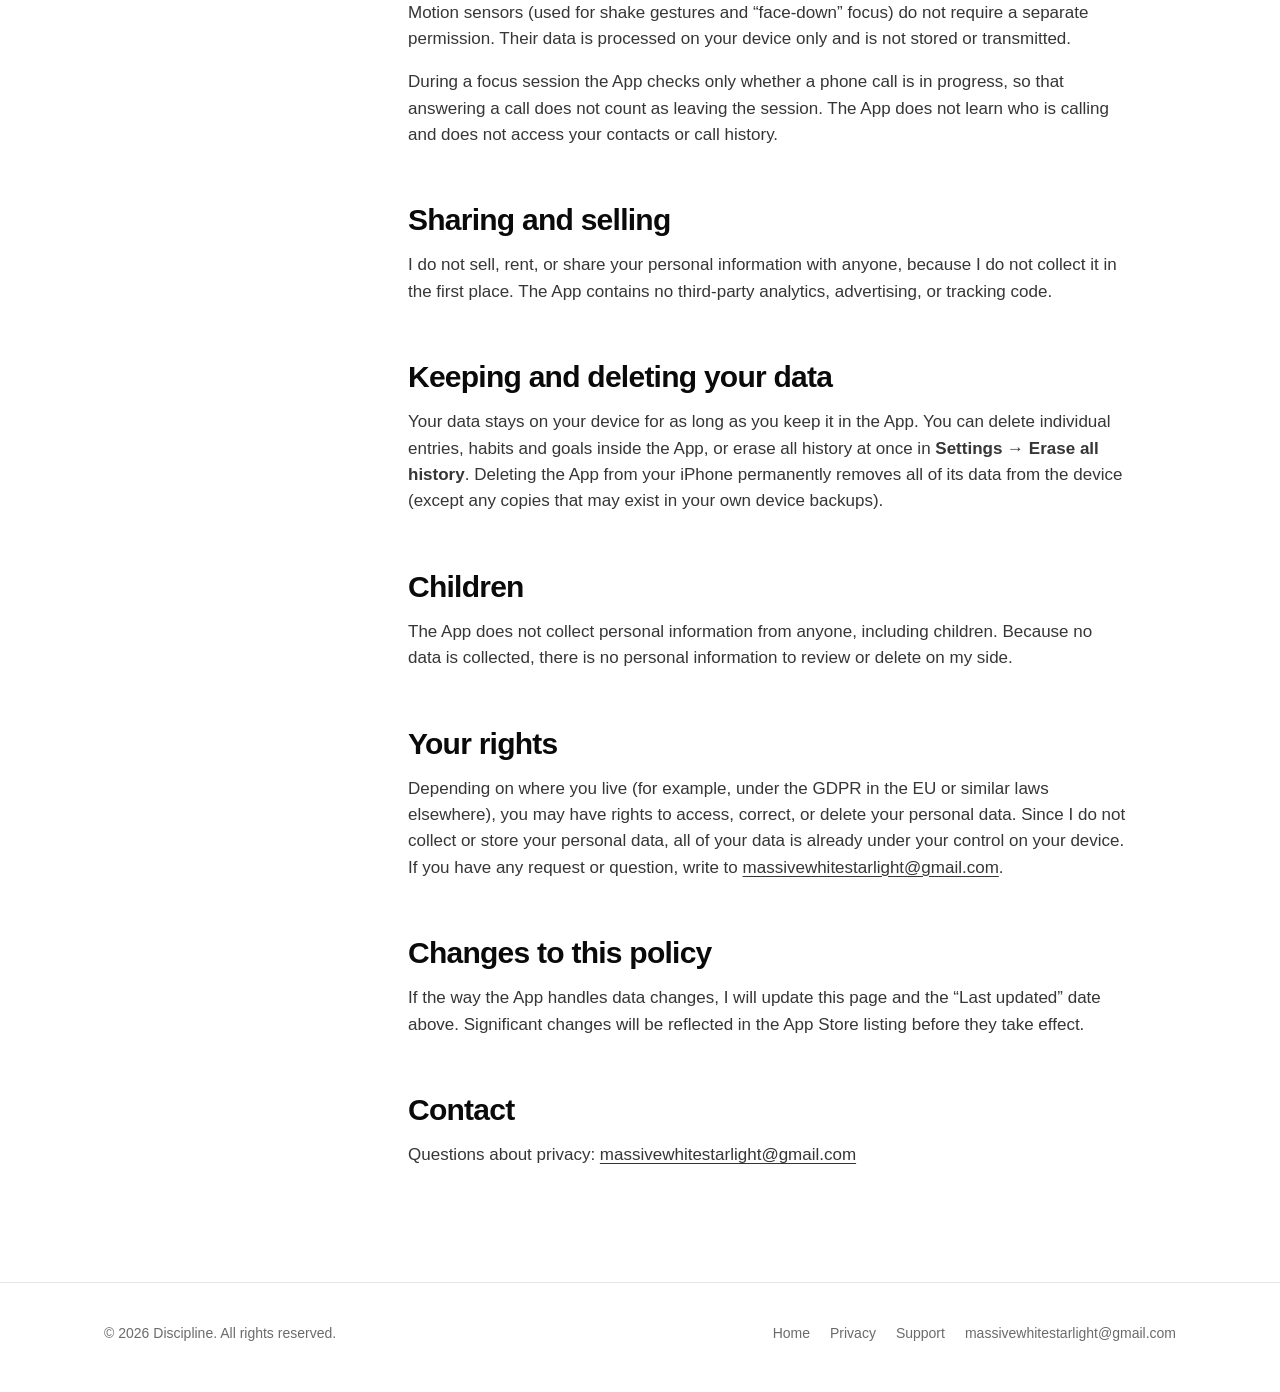
<file: privacy.html>
<!doctype html>
<html lang="en" class="no-js">
<head>
  <meta charset="utf-8">
  <meta name="viewport" content="width=device-width, initial-scale=1, viewport-fit=cover">
  <title>Privacy Policy — Discipline: Drop by Drop</title>
  <meta name="description" content="Privacy Policy for the Discipline iPhone app. No accounts, no analytics, no ads; all data stays on your device.">
  <meta name="theme-color" content="#ffffff" media="(prefers-color-scheme: light)">
  <meta name="theme-color" content="#000000" media="(prefers-color-scheme: dark)">
  <meta property="og:title" content="Privacy Policy — Discipline: Drop by Drop">
  <meta property="og:description" content="Privacy Policy for the Discipline iPhone app. No accounts, no analytics, no ads; all data stays on your device.">
  <meta property="og:type" content="website">
  <link rel="icon" href="assets/favicon.svg" type="image/svg+xml">
  <link rel="alternate" hreflang="ru" href="ru/privacy.html">
  <link rel="stylesheet" href="assets/style.css">
</head>
<body>
<a class="skip" href="#main">Skip to content</a>
<header class="header">
  <div class="wrap">
    <a class="logo" href="./" aria-label="Discipline"><span class="logo-mark"><svg viewBox="0 0 24 24" fill="currentColor"><path d="M12 2.8c-.3 0-.5.2-.7.4C8.6 7 6 10.6 6 14.2A6 6 0 0 0 18 14.2c0-3.6-2.6-7.2-5.3-11-.2-.2-.4-.4-.7-.4z"/></svg></span>Discipline</a>
    <nav class="nav">
      <a href="./" class="hide-sm">Home</a><a href="privacy.html" aria-current="page">Privacy</a><a href="support.html">Support</a>
      <a class="lang" href="ru/privacy.html" data-lang="ru" hreflang="ru">RU</a>
    </nav>
  </div>
</header>

<main id="main">
  <div class="doc-hero">
    <div class="wrap">
      <p class="eyebrow">Legal</p>
      <h1>Privacy Policy</h1>
      <p class="doc-meta">Effective date: October 30, 2026 · Last updated: November 9, 2026</p>
    </div>
  </div>
  <div class="wrap doc">
    <aside class="toc"><p>Contents</p><ol><li><a href="#summary">In short</a></li><li><a href="#who">About this policy</a></li><li><a href="#collect">Information I collect</a></li><li><a href="#device">Data stored on your device</a></li><li><a href="#camera">Camera and photos</a></li><li><a href="#food">Food data sources</a></li><li><a href="#perm">Permissions</a></li><li><a href="#share">Sharing and selling</a></li><li><a href="#delete">Keeping and deleting your data</a></li><li><a href="#children">Children</a></li><li><a href="#rights">Your rights</a></li><li><a href="#changes">Changes to this policy</a></li><li><a href="#contact">Contact</a></li></ol></aside>
    <article class="prose">
<div class="summary" id="summary"><h2>In short</h2><p>Discipline does not collect, store or share your personal data.</p><ul><li>No accounts, no analytics, no ads, no purchases.</li><li>All your data is stored only on your iPhone.</li><li>Camera images are processed on the device and never sent anywhere.</li><li>The only network request: a scanned barcode number is sent to Open Food Facts to find the product.</li></ul></div>
<h2 id="who">About this policy</h2>
<p>This Privacy Policy describes how the Discipline: Drop by Drop app for iPhone (“Discipline”, “the App”) handles your information. The App is created by an independent developer (“I”, “me”). If you have any questions, contact me at <a href="mailto:massivewhitestarlight@gmail.com">massivewhitestarlight@gmail.com</a>.</p>
<h2 id="collect">Information I collect</h2>
<p><strong>I do not collect any personal data.</strong> The App has no user accounts, no registration, no analytics or tracking SDKs, no advertising, and no in-app purchases. I do not operate any server that receives your data, and I have no access to anything you enter in the App.</p>
<p>The App does not track you across apps or websites owned by other companies and does not share data with data brokers.</p>
<h2 id="device">Data stored on your device</h2>
<p>Everything you create in the App is stored locally on your iPhone and never sent to me. This includes:</p>
<ul><li>alarms, their wake-up tasks and settings;</li><li>workout history;</li><li>focus sessions;</li><li>food diary entries, your own dishes and the allergens you choose to be warned about;</li><li>habits, goals and the photos you take for your goals;</li><li>“Thoughts before sleep” notes;</li><li>achievements, badges and the in-app event log;</li><li>app settings such as theme, language and reminders.</li></ul>
<p>The App does not use iCloud or CloudKit. Please note that if you have enabled iCloud Backup or back up your iPhone to a computer, iOS may include the App’s data in that backup. Such backups are managed by Apple and governed by <a href="https://www.apple.com/legal/privacy/" rel="noopener">Apple’s Privacy Policy</a>, not by me.</p>
<h2 id="camera">Camera and photos</h2>
<p>The App uses the camera to count exercise repetitions and check your form, scan barcodes and QR codes, read nutrition labels and ingredient lists, and take photos for your goals. All camera images are processed on your device in real time. Video and frames used for counting and scanning are not saved and are not transmitted anywhere. Photos of labels and ingredient lists are used only to read the text on your device and are not saved.</p>
<p>If you choose a photo of a label from your photo library, iOS gives the App access only to the photo you pick; the App does not get access to the rest of your library.</p>
<p>The only images the App stores are the photos you deliberately take for your goals. They remain on your device and are deleted together with the goal.</p>
<h2 id="food">Food data sources</h2>
<h3>Open Food Facts (online)</h3>
<p>This is the only time the App connects to the internet. When you scan a product barcode, the App sends <strong>only the barcode number</strong> to the open database <a href="https://world.openfoodfacts.org" rel="noopener">Open Food Facts</a> to retrieve product information. No other information from the App — your diary, name, photos or identifiers — is sent.</p>
<p>As with any internet request, Open Food Facts’ servers receive technical connection data such as your IP address. Their handling of this data is described in the <a href="https://world.openfoodfacts.org/privacy" rel="noopener">Open Food Facts Privacy Policy</a>. If you prefer, you can add food without scanning: by photographing the label, from the built-in reference, or manually.</p>
<h3>Built-in food reference (offline)</h3>
<p>For unpackaged foods such as fruit, vegetables, grains or meat, the App includes a reference of average nutrition values, mostly based on <a href="https://fdc.nal.usda.gov/" rel="noopener">USDA FoodData Central</a>, the open database of the U.S. Department of Agriculture. This reference is built into the App and works offline: searching it does not send anything anywhere.</p>
<h3>Allergen warnings</h3>
<p>Allergen warnings are an aid, not a guarantee: product databases and label reading can be incomplete or wrong. Always check the packaging yourself if you have an allergy.</p>
<h2 id="perm">Permissions</h2>
<p>The App may ask for the following permissions. Each is used only for the purpose described and can be changed at any time in iPhone Settings.</p>
<table class="table"><thead><tr><th>Permission</th><th>Why it’s needed</th></tr></thead><tbody>
<tr><td>Camera</td><td>Counting reps, scanning barcodes and QR codes, reading labels, taking goal photos. Processed on device.</td></tr>
<tr><td>Notifications</td><td>Reminders for habits and focus, the evening reminder and other alerts from the App.</td></tr>
<tr><td>Alarms (AlarmKit)</td><td>Scheduling alarms that ring until you complete their tasks.</td></tr>
<tr><td>Live Activities</td><td>Showing a status on the Lock Screen, for example during a focus session.</td></tr>
</tbody></table>
<p>Motion sensors (used for shake gestures and “face-down” focus) do not require a separate permission. Their data is processed on your device only and is not stored or transmitted.</p>
<p>During a focus session the App checks only whether a phone call is in progress, so that answering a call does not count as leaving the session. The App does not learn who is calling and does not access your contacts or call history.</p>
<h2 id="share">Sharing and selling</h2>
<p>I do not sell, rent, or share your personal information with anyone, because I do not collect it in the first place. The App contains no third-party analytics, advertising, or tracking code.</p>
<h2 id="delete">Keeping and deleting your data</h2>
<p>Your data stays on your device for as long as you keep it in the App. You can delete individual entries, habits and goals inside the App, or erase all history at once in <strong>Settings → Erase all history</strong>. Deleting the App from your iPhone permanently removes all of its data from the device (except any copies that may exist in your own device backups).</p>
<h2 id="children">Children</h2>
<p>The App does not collect personal information from anyone, including children. Because no data is collected, there is no personal information to review or delete on my side.</p>
<h2 id="rights">Your rights</h2>
<p>Depending on where you live (for example, under the GDPR in the EU or similar laws elsewhere), you may have rights to access, correct, or delete your personal data. Since I do not collect or store your personal data, all of your data is already under your control on your device. If you have any request or question, write to <a href="mailto:massivewhitestarlight@gmail.com">massivewhitestarlight@gmail.com</a>.</p>
<h2 id="changes">Changes to this policy</h2>
<p>If the way the App handles data changes, I will update this page and the “Last updated” date above. Significant changes will be reflected in the App Store listing before they take effect.</p>
<h2 id="contact">Contact</h2>
<p>Questions about privacy: <a href="mailto:massivewhitestarlight@gmail.com">massivewhitestarlight@gmail.com</a></p>
    </article>
  </div>
</main>
<footer class="footer">
  <div class="wrap" style="display:block">
    
    <div style="display:flex;justify-content:space-between;gap:24px;flex-wrap:wrap">
      <div>© <span data-year>2026</span> Discipline. All rights reserved.</div>
      <nav>
        <a href="./">Home</a>
        <a href="privacy.html">Privacy</a>
        <a href="support.html">Support</a>
        <a href="mailto:massivewhitestarlight@gmail.com">massivewhitestarlight@gmail.com</a>
      </nav>
    </div>
  </div>
</footer>
<script src="assets/main.js" defer></script>
</body>
</html>
</file>
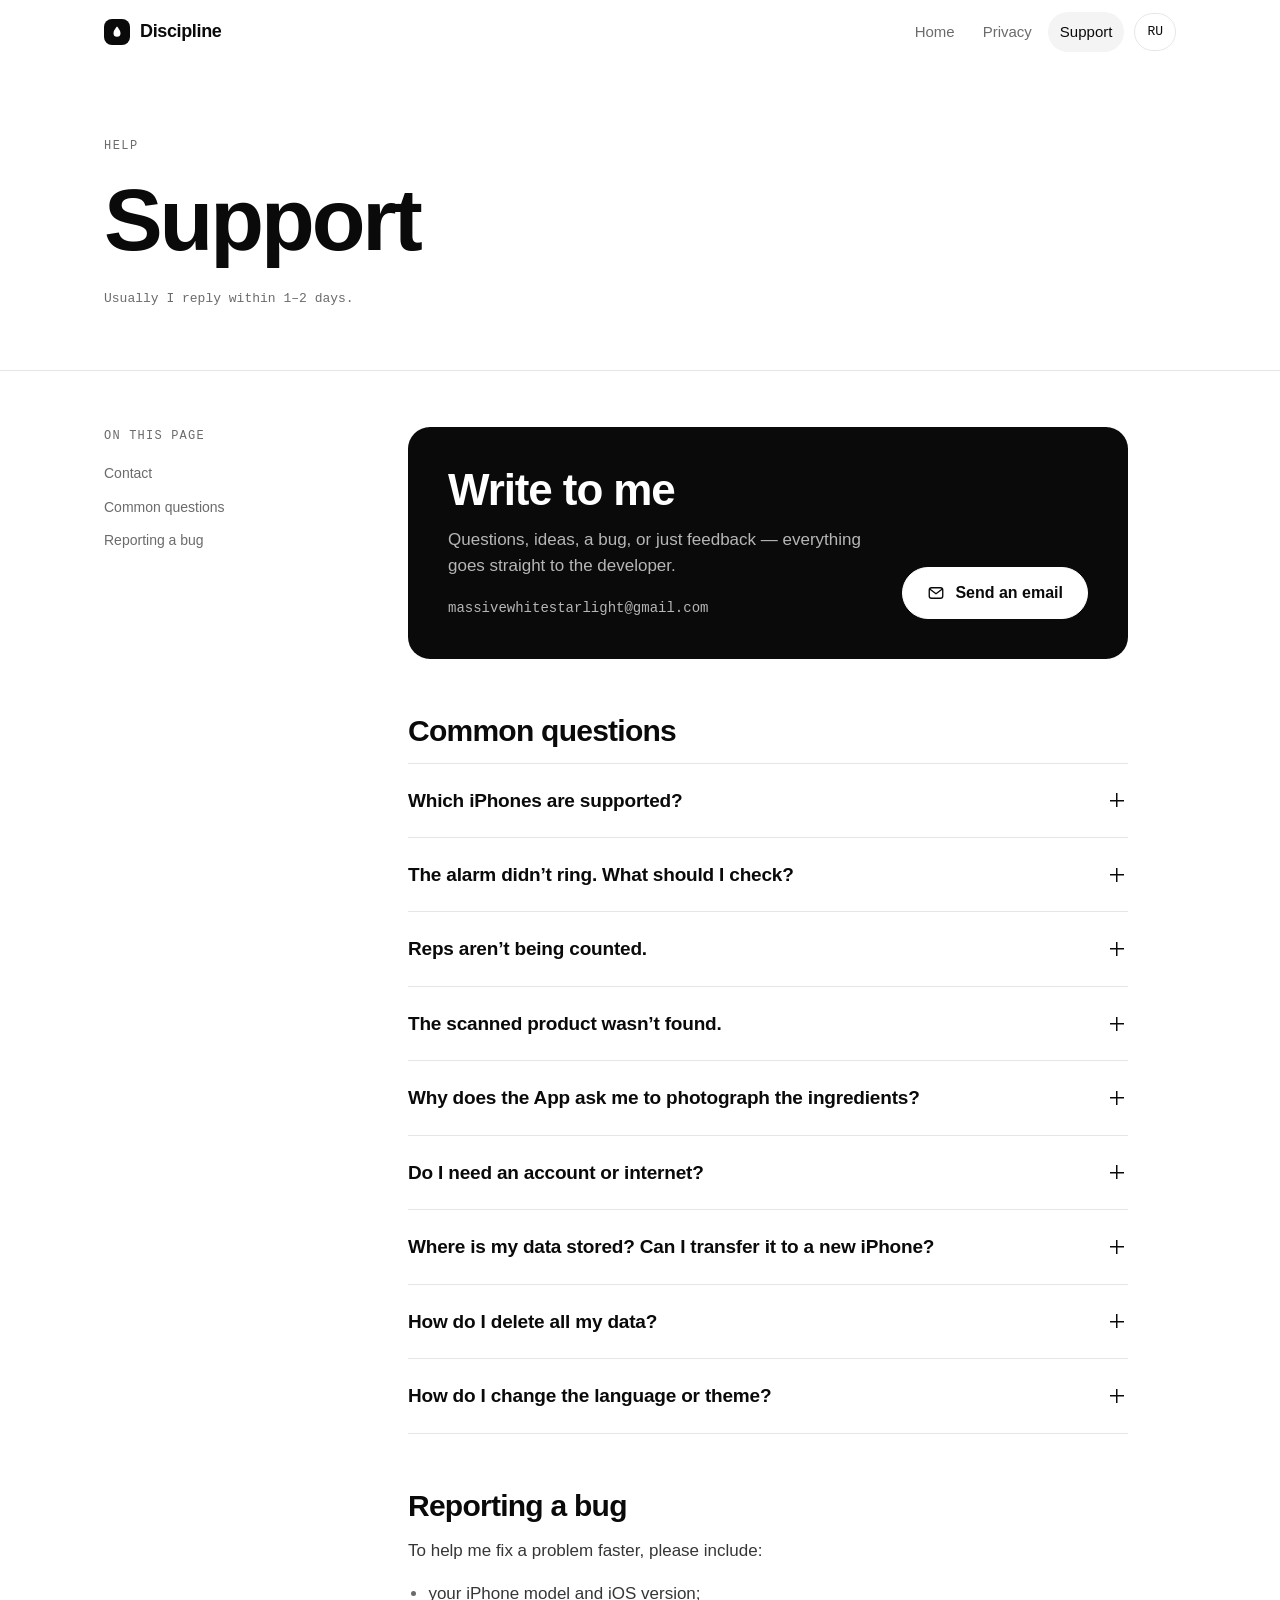
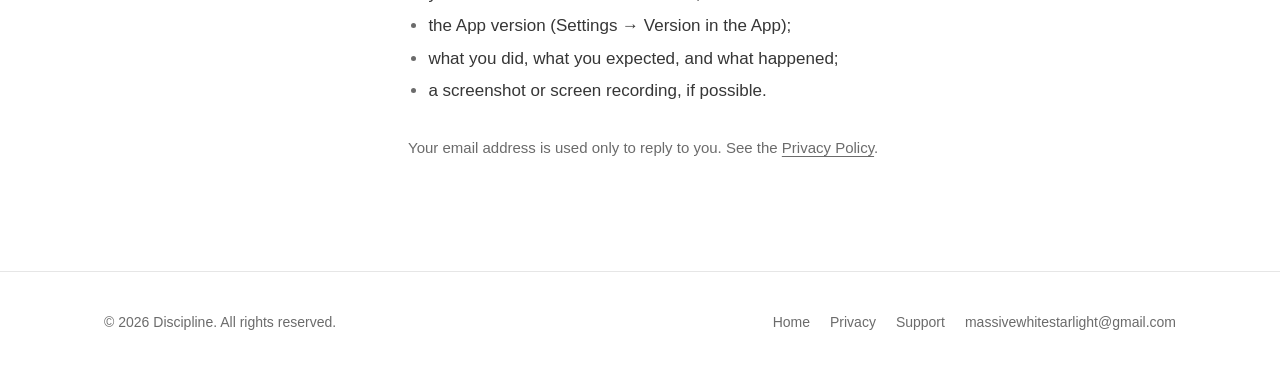
<file: support.html>
<!doctype html>
<html lang="en" class="no-js">
<head>
  <meta charset="utf-8">
  <meta name="viewport" content="width=device-width, initial-scale=1, viewport-fit=cover">
  <title>Support — Discipline: Drop by Drop</title>
  <meta name="description" content="Support and feedback for the Discipline iPhone app: answers to common questions and how to contact the developer.">
  <meta name="theme-color" content="#ffffff" media="(prefers-color-scheme: light)">
  <meta name="theme-color" content="#000000" media="(prefers-color-scheme: dark)">
  <meta property="og:title" content="Support — Discipline: Drop by Drop">
  <meta property="og:description" content="Support and feedback for the Discipline iPhone app: answers to common questions and how to contact the developer.">
  <meta property="og:type" content="website">
  <link rel="icon" href="assets/favicon.svg" type="image/svg+xml">
  <link rel="alternate" hreflang="ru" href="ru/support.html">
  <link rel="stylesheet" href="assets/style.css">
</head>
<body>
<a class="skip" href="#main">Skip to content</a>
<header class="header">
  <div class="wrap">
    <a class="logo" href="./" aria-label="Discipline"><span class="logo-mark"><svg viewBox="0 0 24 24" fill="currentColor"><path d="M12 2.8c-.3 0-.5.2-.7.4C8.6 7 6 10.6 6 14.2A6 6 0 0 0 18 14.2c0-3.6-2.6-7.2-5.3-11-.2-.2-.4-.4-.7-.4z"/></svg></span>Discipline</a>
    <nav class="nav">
      <a href="./" class="hide-sm">Home</a><a href="privacy.html">Privacy</a><a href="support.html" aria-current="page">Support</a>
      <a class="lang" href="ru/support.html" data-lang="ru" hreflang="ru">RU</a>
    </nav>
  </div>
</header>

<main id="main">
  <div class="doc-hero">
    <div class="wrap">
      <p class="eyebrow">Help</p>
      <h1>Support</h1>
      <p class="doc-meta">Usually I reply within 1–2 days.</p>
    </div>
  </div>
  <div class="wrap doc">
    <aside class="toc"><p>On this page</p><ol><li><a href="#contact">Contact</a></li><li><a href="#faq">Common questions</a></li><li><a href="#bug">Reporting a bug</a></li></ol></aside>
    <article class="prose">
<div class="contact-card" id="contact" style="margin-top:0">
  <div>
    <h2>Write to me</h2>
    <p>Questions, ideas, a bug, or just feedback — everything goes straight to the developer.</p>
    <div class="contact-mail">massivewhitestarlight@gmail.com</div>
  </div>
  <a class="btn" href="mailto:massivewhitestarlight@gmail.com?subject=Discipline%20—%20Support"><svg viewBox="0 0 24 24" fill="none" stroke="currentColor" stroke-width="1.8" stroke-linecap="round" stroke-linejoin="round"><rect x="3" y="5" width="18" height="14" rx="3"/><path d="M4 7l8 6 8-6"/></svg>Send an email</a>
</div>
<h2 id="faq">Common questions</h2>
<div class="faq"><details><summary>Which iPhones are supported?</summary><div class="answer"><p>Discipline works on iPhones with iOS 26.1 or later.</p></div></details><details><summary>The alarm didn’t ring. What should I check?</summary><div class="answer"><ol><li>Open iPhone <strong>Settings → Discipline</strong> and make sure Alarms and Notifications are allowed.</li><li>Check that the alarm is turned on in the App and the time is correct.</li><li>In the App, <strong>Settings → Alarm diagnostics</strong> shows which alarms are actually scheduled in the system.</li></ol></div></details><details><summary>Reps aren’t being counted.</summary><div class="answer"><p>Place the iPhone so your whole body is in the frame, with good lighting and a contrasting background. For crunches and the plank, set the phone to the side of you. Make sure the App has access to the camera in <strong>Settings → Discipline → Camera</strong>.</p></div></details><details><summary>The scanned product wasn’t found.</summary><div class="answer"><p>Product data comes from the open database Open Food Facts, and not every product is in it yet. Photograph the nutrition label instead — the App reads it on your device — or add the entry manually. For unpackaged foods like fruit, grains or meat, use the built-in food reference.</p></div></details><details><summary>Why does the App ask me to photograph the ingredients?</summary><div class="answer"><p>If you’ve chosen allergens to be warned about, the App asks for a photo of the ingredient list once per product, because databases don’t always list allergens. The App remembers the result for that product. Warnings are an aid, not a guarantee — always check the packaging if you have an allergy.</p></div></details><details><summary>Do I need an account or internet?</summary><div class="answer"><p>No. Discipline works without an account and without internet. The connection is used only to look up a scanned barcode in Open Food Facts.</p></div></details><details><summary>Where is my data stored? Can I transfer it to a new iPhone?</summary><div class="answer"><p>All data is stored only on your iPhone — the App doesn’t send it anywhere and doesn’t use iCloud sync. When moving to a new iPhone, data may be transferred as part of a regular iPhone backup or device-to-device transfer.</p></div></details><details><summary>How do I delete all my data?</summary><div class="answer"><p>In the App, open <strong>Settings → Erase all history</strong>. Deleting the App from your iPhone also removes all its data from the device. I don’t store any copy of your data.</p></div></details><details><summary>How do I change the language or theme?</summary><div class="answer"><p>In the App, open <strong>Settings</strong>: there you can choose the language (English or Russian) and a light, dark or system theme.</p></div></details></div>
<h2 id="bug">Reporting a bug</h2>
<p>To help me fix a problem faster, please include:</p>
<ul><li>your iPhone model and iOS version;</li><li>the App version (Settings → Version in the App);</li><li>what you did, what you expected, and what happened;</li><li>a screenshot or screen recording, if possible.</li></ul>
<p style="color:var(--muted);font-size:15px;margin-top:32px">Your email address is used only to reply to you. See the <a href="privacy.html">Privacy Policy</a>.</p>
    </article>
  </div>
</main>
<footer class="footer">
  <div class="wrap" style="display:block">
    
    <div style="display:flex;justify-content:space-between;gap:24px;flex-wrap:wrap">
      <div>© <span data-year>2026</span> Discipline. All rights reserved.</div>
      <nav>
        <a href="./">Home</a>
        <a href="privacy.html">Privacy</a>
        <a href="support.html">Support</a>
        <a href="mailto:massivewhitestarlight@gmail.com">massivewhitestarlight@gmail.com</a>
      </nav>
    </div>
  </div>
</footer>
<script src="assets/main.js" defer></script>
</body>
</html>
</file>
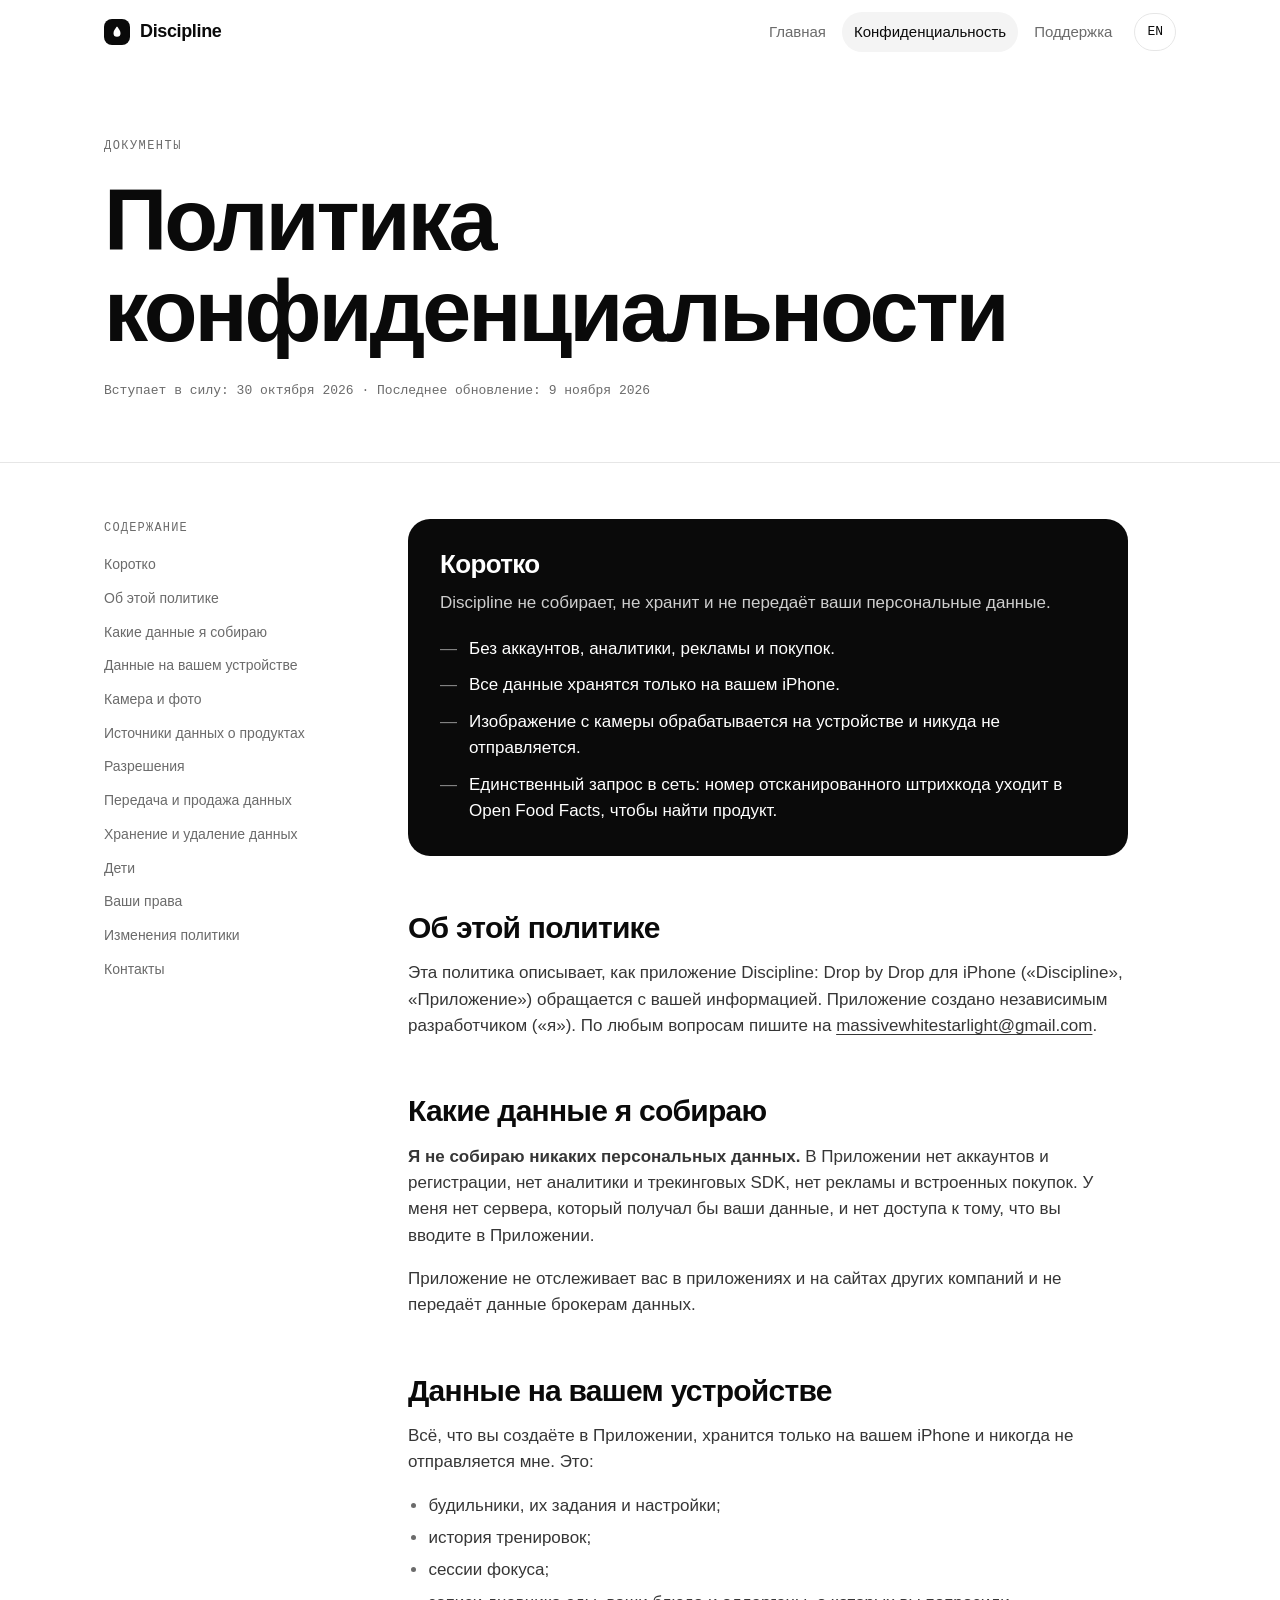
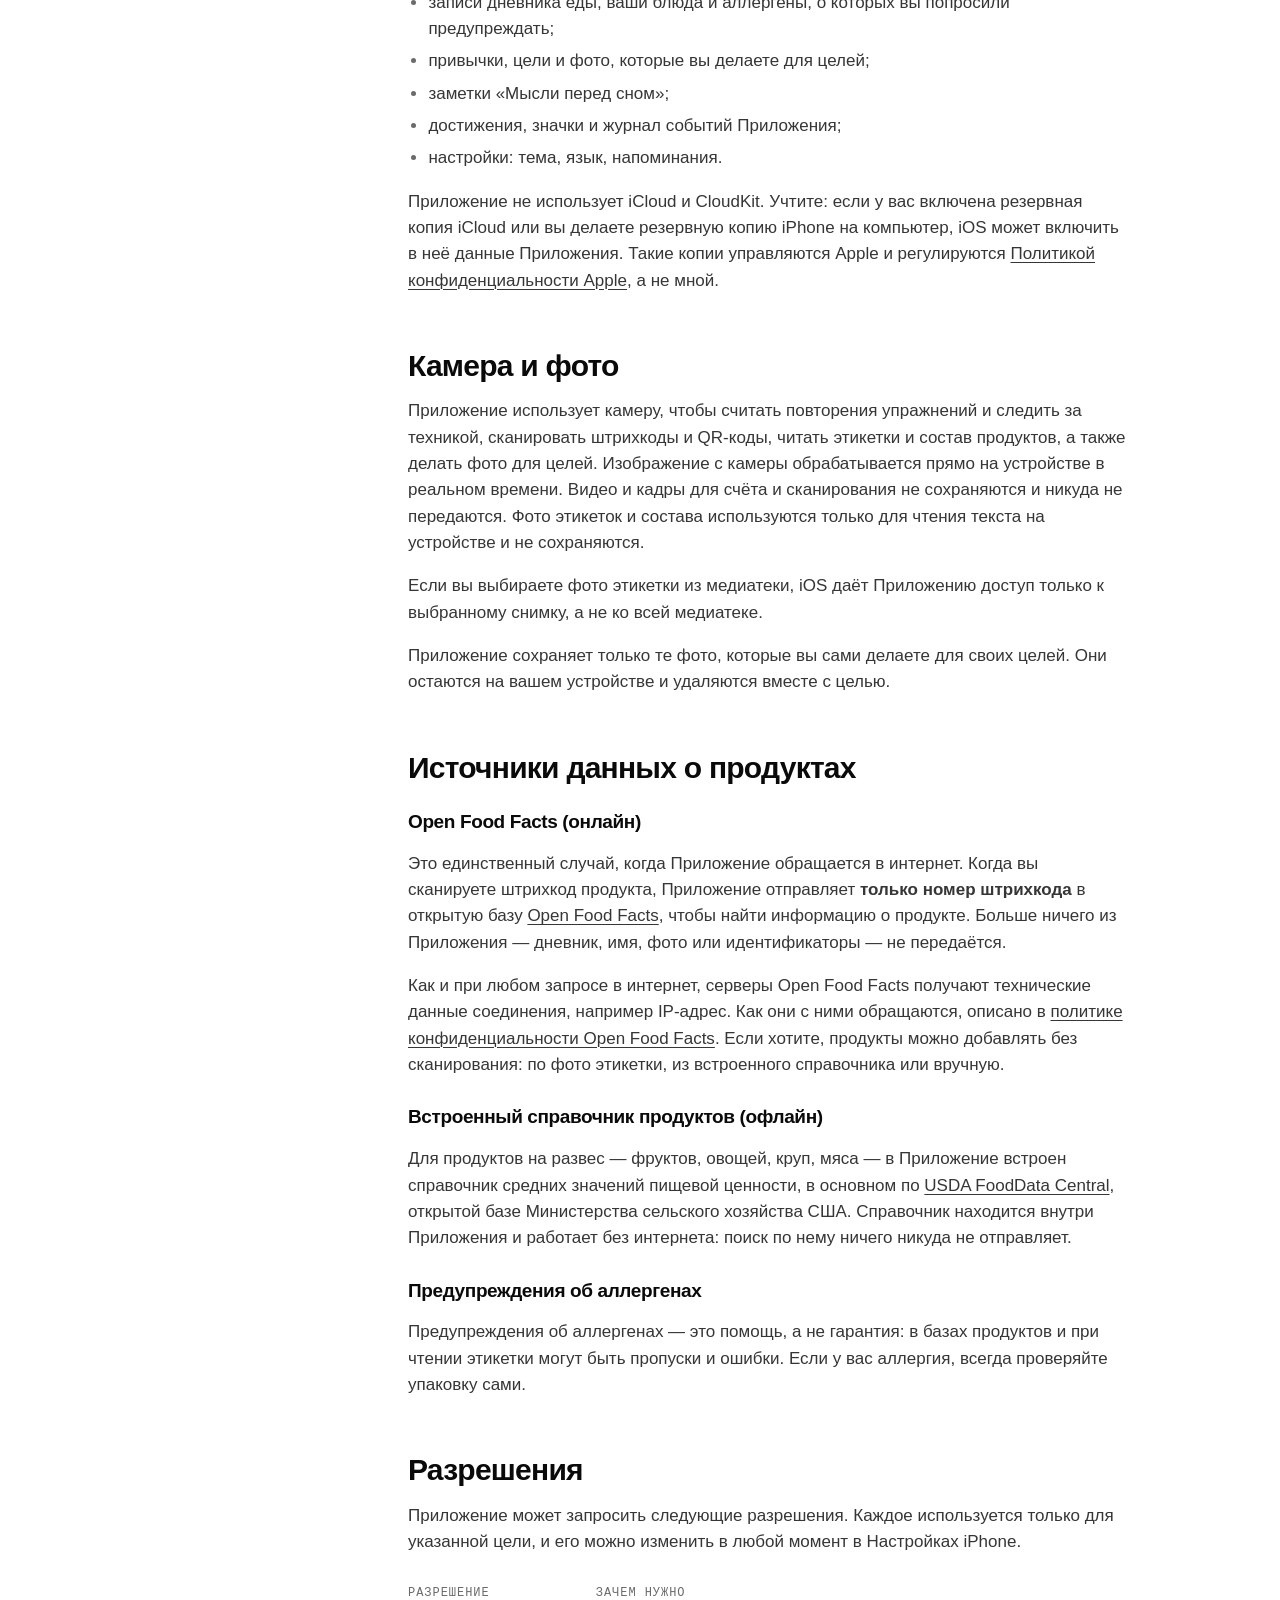
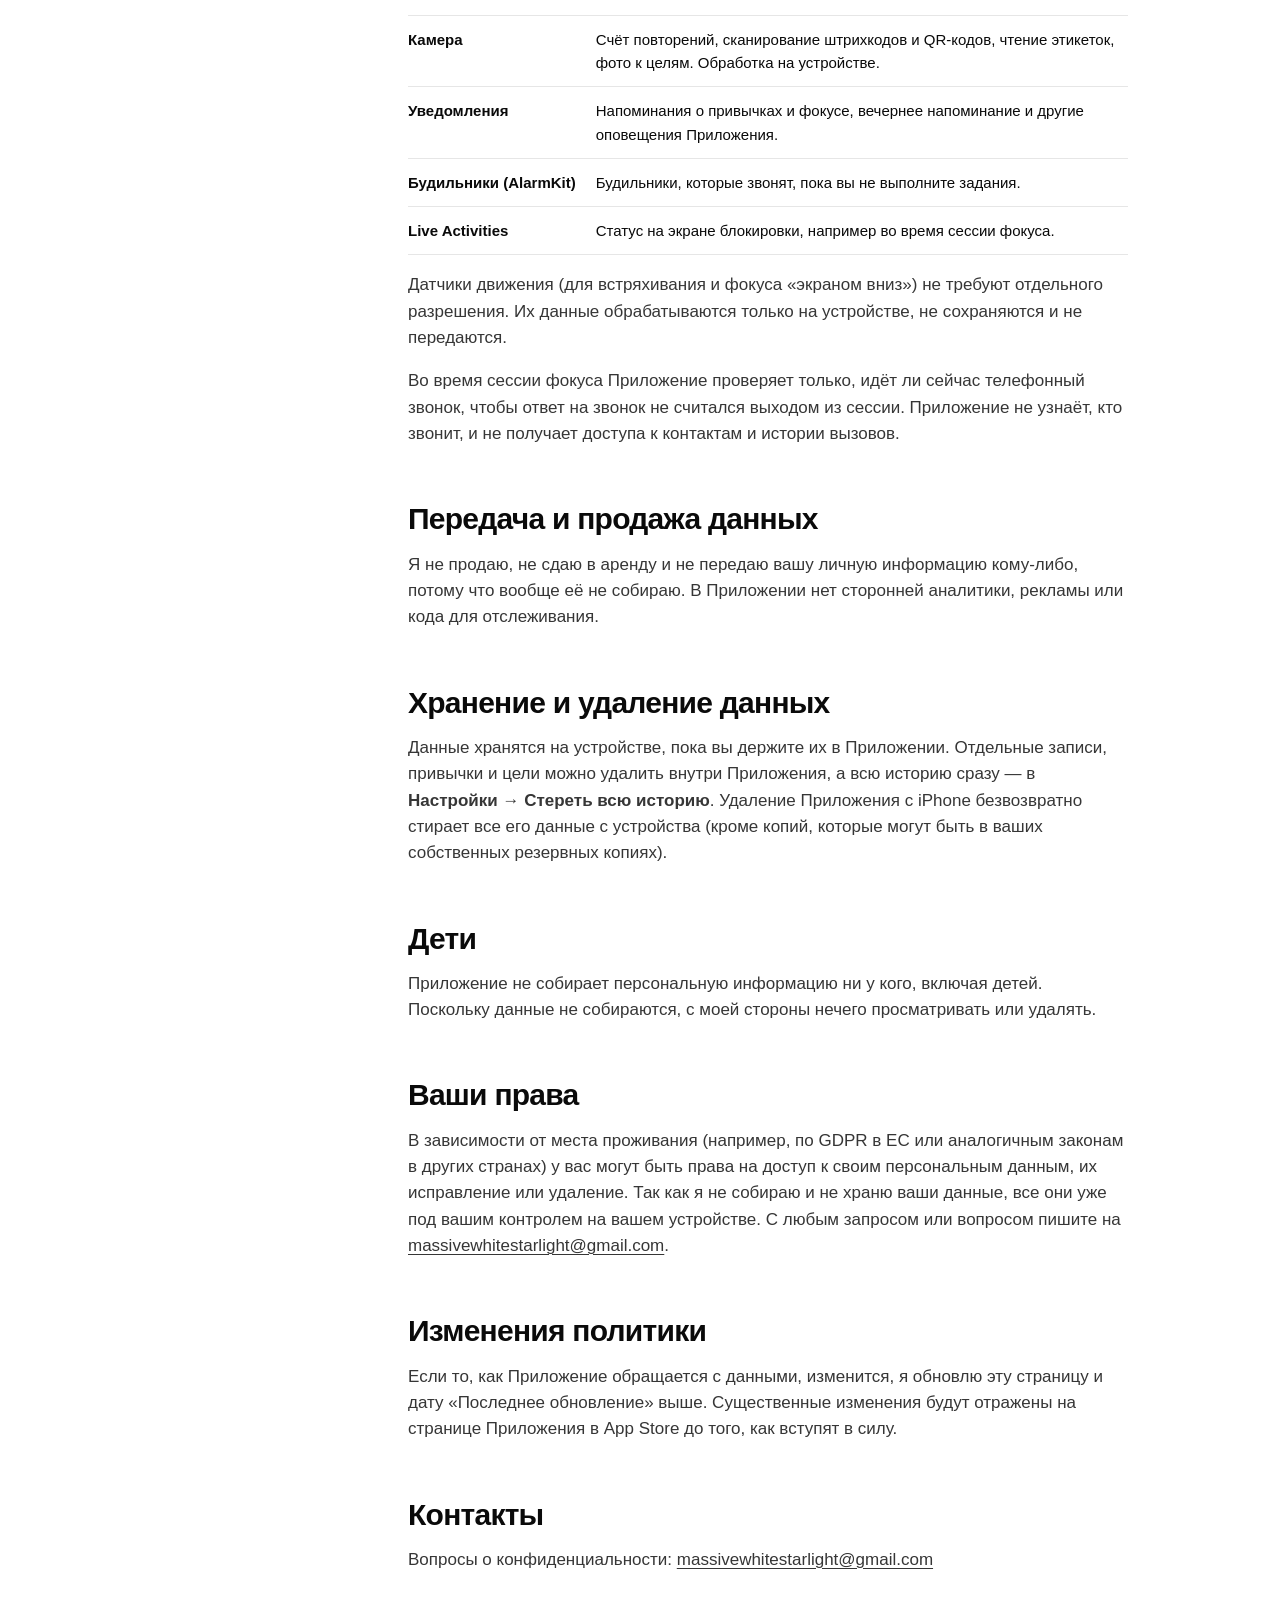
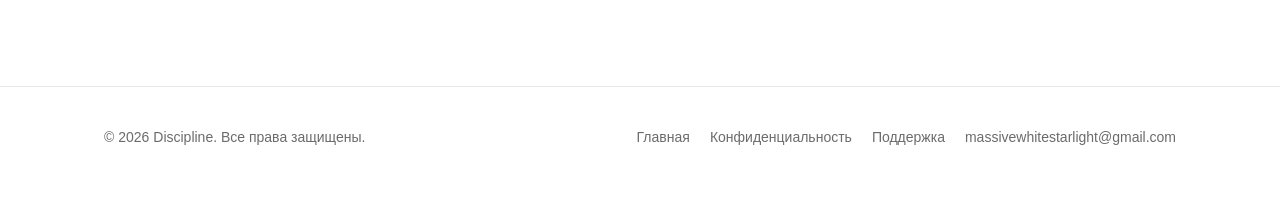
<file: ru/privacy.html>
<!doctype html>
<html lang="ru" class="no-js">
<head>
  <meta charset="utf-8">
  <meta name="viewport" content="width=device-width, initial-scale=1, viewport-fit=cover">
  <title>Политика конфиденциальности — Discipline: Drop by Drop</title>
  <meta name="description" content="Политика конфиденциальности приложения Discipline для iPhone. Без аккаунтов, аналитики и рекламы; все данные остаются на устройстве.">
  <meta name="theme-color" content="#ffffff" media="(prefers-color-scheme: light)">
  <meta name="theme-color" content="#000000" media="(prefers-color-scheme: dark)">
  <meta property="og:title" content="Политика конфиденциальности — Discipline: Drop by Drop">
  <meta property="og:description" content="Политика конфиденциальности приложения Discipline для iPhone. Без аккаунтов, аналитики и рекламы; все данные остаются на устройстве.">
  <meta property="og:type" content="website">
  <link rel="icon" href="../assets/favicon.svg" type="image/svg+xml">
  <link rel="alternate" hreflang="en" href="../privacy.html">
  <link rel="stylesheet" href="../assets/style.css">
</head>
<body>
<a class="skip" href="#main">Перейти к содержанию</a>
<header class="header">
  <div class="wrap">
    <a class="logo" href="./" aria-label="Discipline"><span class="logo-mark"><svg viewBox="0 0 24 24" fill="currentColor"><path d="M12 2.8c-.3 0-.5.2-.7.4C8.6 7 6 10.6 6 14.2A6 6 0 0 0 18 14.2c0-3.6-2.6-7.2-5.3-11-.2-.2-.4-.4-.7-.4z"/></svg></span>Discipline</a>
    <nav class="nav">
      <a href="./" class="hide-sm">Главная</a><a href="privacy.html" aria-current="page"><span class="full">Конфиденциальность</span><span class="short">Политика</span></a><a href="support.html">Поддержка</a>
      <a class="lang" href="../privacy.html" data-lang="en" hreflang="en">EN</a>
    </nav>
  </div>
</header>

<main id="main">
  <div class="doc-hero">
    <div class="wrap">
      <p class="eyebrow">Документы</p>
      <h1>Политика конфиденциальности</h1>
      <p class="doc-meta">Вступает в силу: 30 октября 2026 · Последнее обновление: 9 ноября 2026</p>
    </div>
  </div>
  <div class="wrap doc">
    <aside class="toc"><p>Содержание</p><ol><li><a href="#summary">Коротко</a></li><li><a href="#who">Об этой политике</a></li><li><a href="#collect">Какие данные я собираю</a></li><li><a href="#device">Данные на вашем устройстве</a></li><li><a href="#camera">Камера и фото</a></li><li><a href="#food">Источники данных о продуктах</a></li><li><a href="#perm">Разрешения</a></li><li><a href="#share">Передача и продажа данных</a></li><li><a href="#delete">Хранение и удаление данных</a></li><li><a href="#children">Дети</a></li><li><a href="#rights">Ваши права</a></li><li><a href="#changes">Изменения политики</a></li><li><a href="#contact">Контакты</a></li></ol></aside>
    <article class="prose">
<div class="summary" id="summary"><h2>Коротко</h2><p>Discipline не собирает, не хранит и не передаёт ваши персональные данные.</p><ul><li>Без аккаунтов, аналитики, рекламы и покупок.</li><li>Все данные хранятся только на вашем iPhone.</li><li>Изображение с камеры обрабатывается на устройстве и никуда не отправляется.</li><li>Единственный запрос в сеть: номер отсканированного штрихкода уходит в Open Food Facts, чтобы найти продукт.</li></ul></div>
<h2 id="who">Об этой политике</h2>
<p>Эта политика описывает, как приложение Discipline: Drop by Drop для iPhone («Discipline», «Приложение») обращается с вашей информацией. Приложение создано независимым разработчиком («я»). По любым вопросам пишите на <a href="mailto:massivewhitestarlight@gmail.com">massivewhitestarlight@gmail.com</a>.</p>
<h2 id="collect">Какие данные я собираю</h2>
<p><strong>Я не собираю никаких персональных данных.</strong> В Приложении нет аккаунтов и регистрации, нет аналитики и трекинговых SDK, нет рекламы и встроенных покупок. У меня нет сервера, который получал бы ваши данные, и нет доступа к тому, что вы вводите в Приложении.</p>
<p>Приложение не отслеживает вас в приложениях и на сайтах других компаний и не передаёт данные брокерам данных.</p>
<h2 id="device">Данные на вашем устройстве</h2>
<p>Всё, что вы создаёте в Приложении, хранится только на вашем iPhone и никогда не отправляется мне. Это:</p>
<ul><li>будильники, их задания и настройки;</li><li>история тренировок;</li><li>сессии фокуса;</li><li>записи дневника еды, ваши блюда и аллергены, о которых вы попросили предупреждать;</li><li>привычки, цели и фото, которые вы делаете для целей;</li><li>заметки «Мысли перед сном»;</li><li>достижения, значки и журнал событий Приложения;</li><li>настройки: тема, язык, напоминания.</li></ul>
<p>Приложение не использует iCloud и CloudKit. Учтите: если у вас включена резервная копия iCloud или вы делаете резервную копию iPhone на компьютер, iOS может включить в неё данные Приложения. Такие копии управляются Apple и регулируются <a href="https://www.apple.com/ru/legal/privacy/" rel="noopener">Политикой конфиденциальности Apple</a>, а не мной.</p>
<h2 id="camera">Камера и фото</h2>
<p>Приложение использует камеру, чтобы считать повторения упражнений и следить за техникой, сканировать штрихкоды и QR-коды, читать этикетки и состав продуктов, а также делать фото для целей. Изображение с камеры обрабатывается прямо на устройстве в реальном времени. Видео и кадры для счёта и сканирования не сохраняются и никуда не передаются. Фото этикеток и состава используются только для чтения текста на устройстве и не сохраняются.</p>
<p>Если вы выбираете фото этикетки из медиатеки, iOS даёт Приложению доступ только к выбранному снимку, а не ко всей медиатеке.</p>
<p>Приложение сохраняет только те фото, которые вы сами делаете для своих целей. Они остаются на вашем устройстве и удаляются вместе с целью.</p>
<h2 id="food">Источники данных о продуктах</h2>
<h3>Open Food Facts (онлайн)</h3>
<p>Это единственный случай, когда Приложение обращается в интернет. Когда вы сканируете штрихкод продукта, Приложение отправляет <strong>только номер штрихкода</strong> в открытую базу <a href="https://world.openfoodfacts.org" rel="noopener">Open Food Facts</a>, чтобы найти информацию о продукте. Больше ничего из Приложения — дневник, имя, фото или идентификаторы — не передаётся.</p>
<p>Как и при любом запросе в интернет, серверы Open Food Facts получают технические данные соединения, например IP-адрес. Как они с ними обращаются, описано в <a href="https://world.openfoodfacts.org/privacy" rel="noopener">политике конфиденциальности Open Food Facts</a>. Если хотите, продукты можно добавлять без сканирования: по фото этикетки, из встроенного справочника или вручную.</p>
<h3>Встроенный справочник продуктов (офлайн)</h3>
<p>Для продуктов на развес — фруктов, овощей, круп, мяса — в Приложение встроен справочник средних значений пищевой ценности, в основном по <a href="https://fdc.nal.usda.gov/" rel="noopener">USDA FoodData Central</a>, открытой базе Министерства сельского хозяйства США. Справочник находится внутри Приложения и работает без интернета: поиск по нему ничего никуда не отправляет.</p>
<h3>Предупреждения об аллергенах</h3>
<p>Предупреждения об аллергенах — это помощь, а не гарантия: в базах продуктов и при чтении этикетки могут быть пропуски и ошибки. Если у вас аллергия, всегда проверяйте упаковку сами.</p>
<h2 id="perm">Разрешения</h2>
<p>Приложение может запросить следующие разрешения. Каждое используется только для указанной цели, и его можно изменить в любой момент в Настройках iPhone.</p>
<table class="table"><thead><tr><th>Разрешение</th><th>Зачем нужно</th></tr></thead><tbody>
<tr><td>Камера</td><td>Счёт повторений, сканирование штрихкодов и QR-кодов, чтение этикеток, фото к целям. Обработка на устройстве.</td></tr>
<tr><td>Уведомления</td><td>Напоминания о привычках и фокусе, вечернее напоминание и другие оповещения Приложения.</td></tr>
<tr><td>Будильники (AlarmKit)</td><td>Будильники, которые звонят, пока вы не выполните задания.</td></tr>
<tr><td>Live Activities</td><td>Статус на экране блокировки, например во время сессии фокуса.</td></tr>
</tbody></table>
<p>Датчики движения (для встряхивания и фокуса «экраном вниз») не требуют отдельного разрешения. Их данные обрабатываются только на устройстве, не сохраняются и не передаются.</p>
<p>Во время сессии фокуса Приложение проверяет только, идёт ли сейчас телефонный звонок, чтобы ответ на звонок не считался выходом из сессии. Приложение не узнаёт, кто звонит, и не получает доступа к контактам и истории вызовов.</p>
<h2 id="share">Передача и продажа данных</h2>
<p>Я не продаю, не сдаю в аренду и не передаю вашу личную информацию кому-либо, потому что вообще её не собираю. В Приложении нет сторонней аналитики, рекламы или кода для отслеживания.</p>
<h2 id="delete">Хранение и удаление данных</h2>
<p>Данные хранятся на устройстве, пока вы держите их в Приложении. Отдельные записи, привычки и цели можно удалить внутри Приложения, а всю историю сразу — в <strong>Настройки → Стереть всю историю</strong>. Удаление Приложения с iPhone безвозвратно стирает все его данные с устройства (кроме копий, которые могут быть в ваших собственных резервных копиях).</p>
<h2 id="children">Дети</h2>
<p>Приложение не собирает персональную информацию ни у кого, включая детей. Поскольку данные не собираются, с моей стороны нечего просматривать или удалять.</p>
<h2 id="rights">Ваши права</h2>
<p>В зависимости от места проживания (например, по GDPR в ЕС или аналогичным законам в других странах) у вас могут быть права на доступ к своим персональным данным, их исправление или удаление. Так как я не собираю и не храню ваши данные, все они уже под вашим контролем на вашем устройстве. С любым запросом или вопросом пишите на <a href="mailto:massivewhitestarlight@gmail.com">massivewhitestarlight@gmail.com</a>.</p>
<h2 id="changes">Изменения политики</h2>
<p>Если то, как Приложение обращается с данными, изменится, я обновлю эту страницу и дату «Последнее обновление» выше. Существенные изменения будут отражены на странице Приложения в App Store до того, как вступят в силу.</p>
<h2 id="contact">Контакты</h2>
<p>Вопросы о конфиденциальности: <a href="mailto:massivewhitestarlight@gmail.com">massivewhitestarlight@gmail.com</a></p>
    </article>
  </div>
</main>
<footer class="footer">
  <div class="wrap" style="display:block">
    
    <div style="display:flex;justify-content:space-between;gap:24px;flex-wrap:wrap">
      <div>© <span data-year>2026</span> Discipline. Все права защищены.</div>
      <nav>
        <a href="./">Главная</a>
        <a href="privacy.html">Конфиденциальность</a>
        <a href="support.html">Поддержка</a>
        <a href="mailto:massivewhitestarlight@gmail.com">massivewhitestarlight@gmail.com</a>
      </nav>
    </div>
  </div>
</footer>
<script src="../assets/main.js" defer></script>
</body>
</html>
</file>
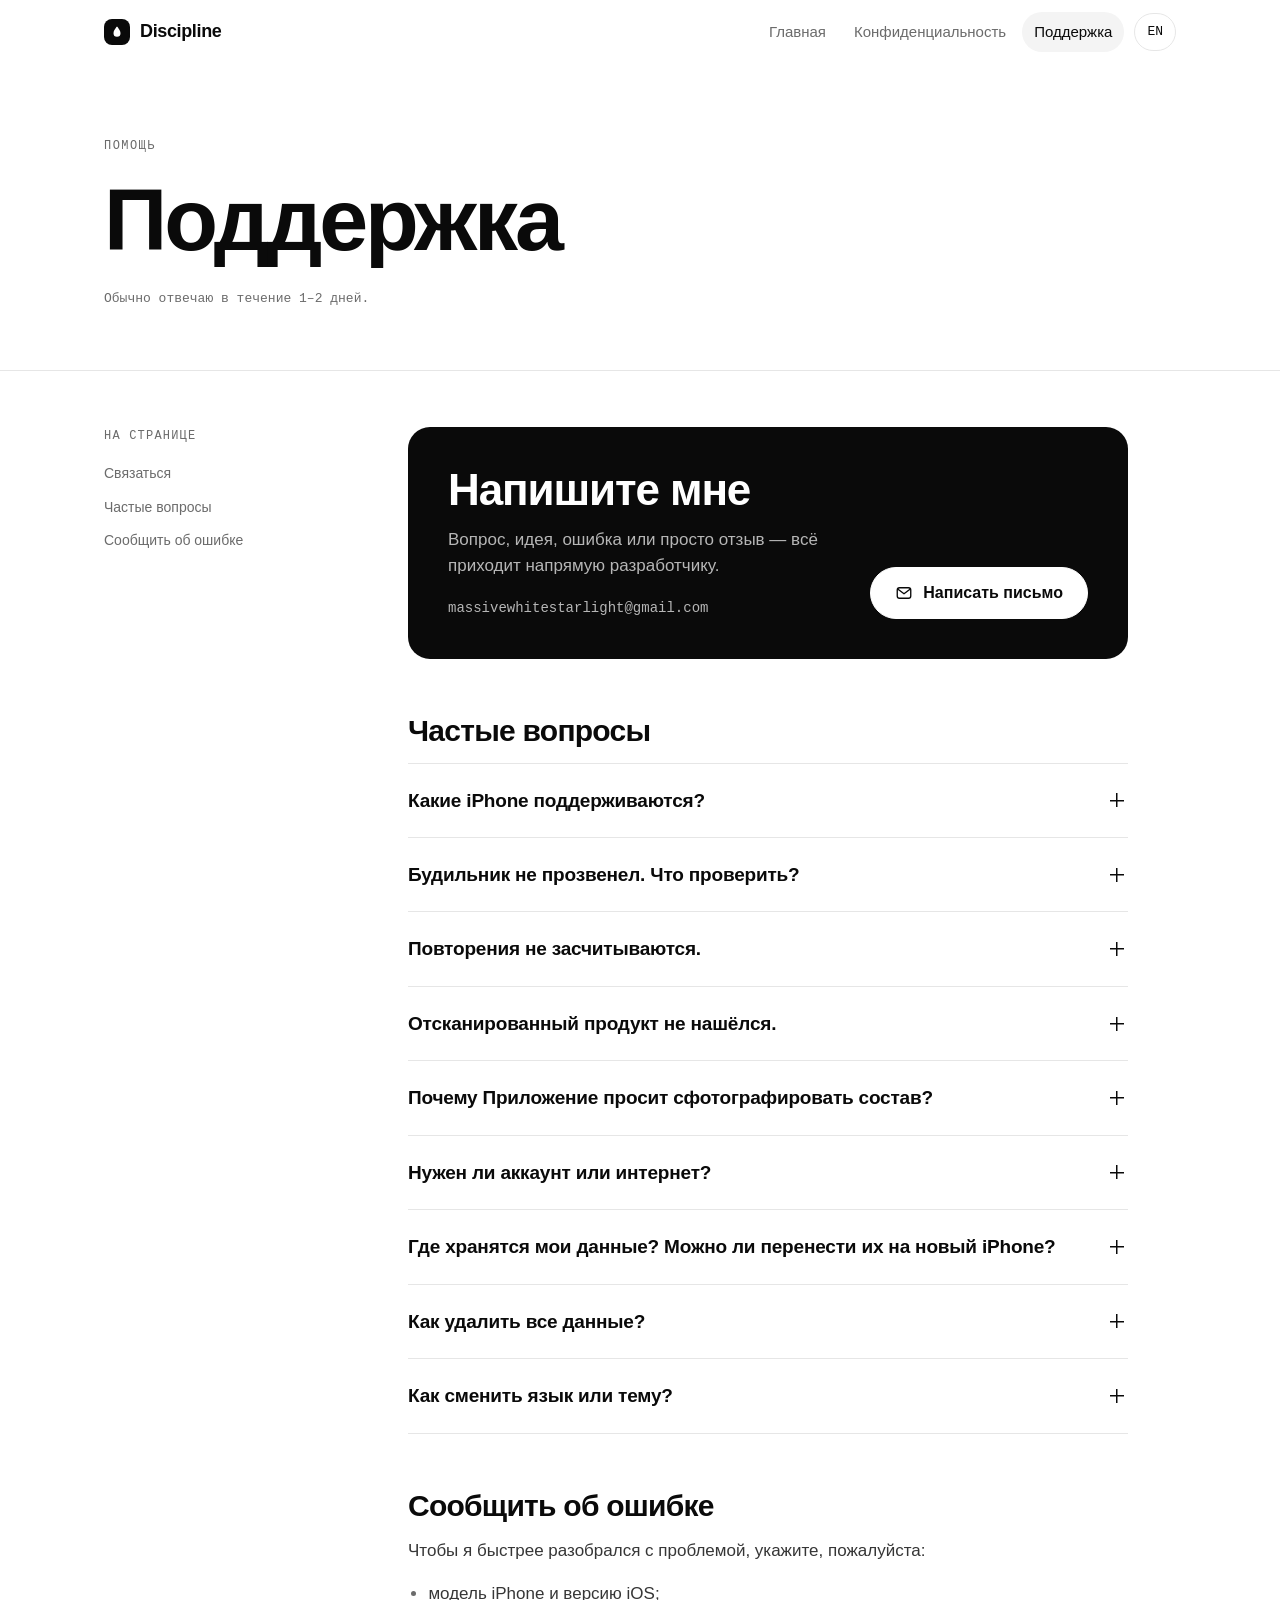
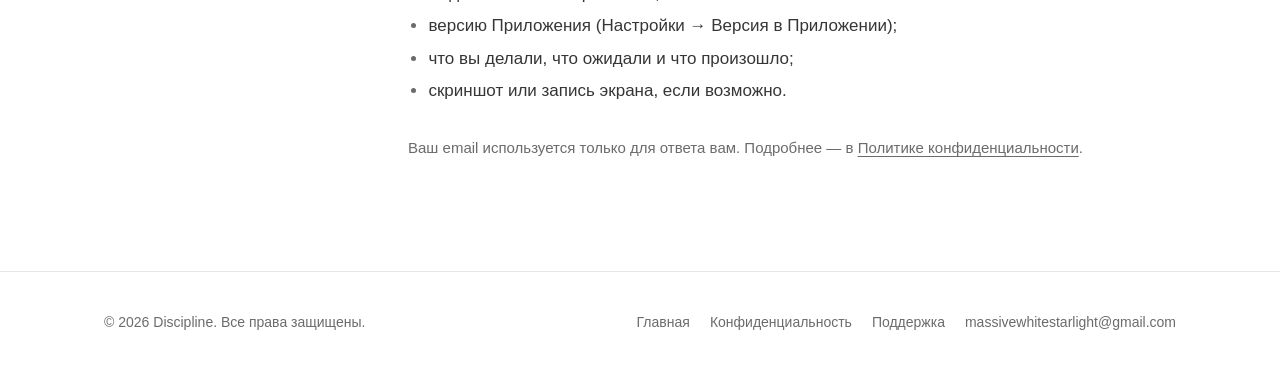
<file: ru/support.html>
<!doctype html>
<html lang="ru" class="no-js">
<head>
  <meta charset="utf-8">
  <meta name="viewport" content="width=device-width, initial-scale=1, viewport-fit=cover">
  <title>Поддержка — Discipline: Drop by Drop</title>
  <meta name="description" content="Поддержка и обратная связь приложения Discipline для iPhone: ответы на частые вопросы и контакты разработчика.">
  <meta name="theme-color" content="#ffffff" media="(prefers-color-scheme: light)">
  <meta name="theme-color" content="#000000" media="(prefers-color-scheme: dark)">
  <meta property="og:title" content="Поддержка — Discipline: Drop by Drop">
  <meta property="og:description" content="Поддержка и обратная связь приложения Discipline для iPhone: ответы на частые вопросы и контакты разработчика.">
  <meta property="og:type" content="website">
  <link rel="icon" href="../assets/favicon.svg" type="image/svg+xml">
  <link rel="alternate" hreflang="en" href="../support.html">
  <link rel="stylesheet" href="../assets/style.css">
</head>
<body>
<a class="skip" href="#main">Перейти к содержанию</a>
<header class="header">
  <div class="wrap">
    <a class="logo" href="./" aria-label="Discipline"><span class="logo-mark"><svg viewBox="0 0 24 24" fill="currentColor"><path d="M12 2.8c-.3 0-.5.2-.7.4C8.6 7 6 10.6 6 14.2A6 6 0 0 0 18 14.2c0-3.6-2.6-7.2-5.3-11-.2-.2-.4-.4-.7-.4z"/></svg></span>Discipline</a>
    <nav class="nav">
      <a href="./" class="hide-sm">Главная</a><a href="privacy.html"><span class="full">Конфиденциальность</span><span class="short">Политика</span></a><a href="support.html" aria-current="page">Поддержка</a>
      <a class="lang" href="../support.html" data-lang="en" hreflang="en">EN</a>
    </nav>
  </div>
</header>

<main id="main">
  <div class="doc-hero">
    <div class="wrap">
      <p class="eyebrow">Помощь</p>
      <h1>Поддержка</h1>
      <p class="doc-meta">Обычно отвечаю в течение 1–2 дней.</p>
    </div>
  </div>
  <div class="wrap doc">
    <aside class="toc"><p>На странице</p><ol><li><a href="#contact">Связаться</a></li><li><a href="#faq">Частые вопросы</a></li><li><a href="#bug">Сообщить об ошибке</a></li></ol></aside>
    <article class="prose">
<div class="contact-card" id="contact" style="margin-top:0">
  <div>
    <h2>Напишите мне</h2>
    <p>Вопрос, идея, ошибка или просто отзыв — всё приходит напрямую разработчику.</p>
    <div class="contact-mail">massivewhitestarlight@gmail.com</div>
  </div>
  <a class="btn" href="mailto:massivewhitestarlight@gmail.com?subject=Discipline%20—%20Поддержка"><svg viewBox="0 0 24 24" fill="none" stroke="currentColor" stroke-width="1.8" stroke-linecap="round" stroke-linejoin="round"><rect x="3" y="5" width="18" height="14" rx="3"/><path d="M4 7l8 6 8-6"/></svg>Написать письмо</a>
</div>
<h2 id="faq">Частые вопросы</h2>
<div class="faq"><details><summary>Какие iPhone поддерживаются?</summary><div class="answer"><p>Discipline работает на iPhone с iOS 26.1 и новее.</p></div></details><details><summary>Будильник не прозвенел. Что проверить?</summary><div class="answer"><ol><li>Откройте <strong>Настройки → Discipline</strong> и убедитесь, что будильники и уведомления разрешены.</li><li>Проверьте, что будильник включён в Приложении и время указано верно.</li><li>В Приложении в разделе <strong>Настройки → Диагностика будильников</strong> видно, какие будильники действительно запланированы в системе.</li></ol></div></details><details><summary>Повторения не засчитываются.</summary><div class="answer"><p>Поставьте iPhone так, чтобы вы были в кадре целиком, при хорошем освещении и на контрастном фоне. Для пресса и планки ставьте телефон сбоку от себя. Проверьте доступ к камере: <strong>Настройки → Discipline → Камера</strong>.</p></div></details><details><summary>Отсканированный продукт не нашёлся.</summary><div class="answer"><p>Данные о продуктах берутся из открытой базы Open Food Facts, и в ней пока есть не все товары. Сфотографируйте этикетку — Приложение прочитает её прямо на телефоне — или добавьте запись вручную. Для продуктов на развес (фрукты, крупы, мясо) есть встроенный справочник.</p></div></details><details><summary>Почему Приложение просит сфотографировать состав?</summary><div class="answer"><p>Если вы выбрали аллергены, о которых нужно предупреждать, Приложение один раз для каждого продукта просит фото состава: в базах аллергены указаны не всегда. Результат запоминается для этого продукта. Предупреждения — это помощь, а не гарантия: при аллергии всегда проверяйте упаковку.</p></div></details><details><summary>Нужен ли аккаунт или интернет?</summary><div class="answer"><p>Нет. Discipline работает без аккаунта и без интернета. Сеть нужна только чтобы найти отсканированный штрихкод в Open Food Facts.</p></div></details><details><summary>Где хранятся мои данные? Можно ли перенести их на новый iPhone?</summary><div class="answer"><p>Все данные хранятся только на вашем iPhone — Приложение никуда их не отправляет и не синхронизирует через iCloud. При переходе на новый iPhone данные могут перенестись вместе с обычной резервной копией или переносом с устройства на устройство.</p></div></details><details><summary>Как удалить все данные?</summary><div class="answer"><p>В Приложении откройте <strong>Настройки → Стереть всю историю</strong>. Удаление Приложения с iPhone тоже стирает все его данные с устройства. Я не храню никаких копий ваших данных.</p></div></details><details><summary>Как сменить язык или тему?</summary><div class="answer"><p>В Приложении откройте <strong>Настройки</strong>: там можно выбрать язык (русский или английский) и светлую, тёмную или системную тему.</p></div></details></div>
<h2 id="bug">Сообщить об ошибке</h2>
<p>Чтобы я быстрее разобрался с проблемой, укажите, пожалуйста:</p>
<ul><li>модель iPhone и версию iOS;</li><li>версию Приложения (Настройки → Версия в Приложении);</li><li>что вы делали, что ожидали и что произошло;</li><li>скриншот или запись экрана, если возможно.</li></ul>
<p style="color:var(--muted);font-size:15px;margin-top:32px">Ваш email используется только для ответа вам. Подробнее — в <a href="privacy.html">Политике конфиденциальности</a>.</p>
    </article>
  </div>
</main>
<footer class="footer">
  <div class="wrap" style="display:block">
    
    <div style="display:flex;justify-content:space-between;gap:24px;flex-wrap:wrap">
      <div>© <span data-year>2026</span> Discipline. Все права защищены.</div>
      <nav>
        <a href="./">Главная</a>
        <a href="privacy.html">Конфиденциальность</a>
        <a href="support.html">Поддержка</a>
        <a href="mailto:massivewhitestarlight@gmail.com">massivewhitestarlight@gmail.com</a>
      </nav>
    </div>
  </div>
</footer>
<script src="../assets/main.js" defer></script>
</body>
</html>
</file>
<file: assets/style.css>
/* Discipline — developer site
   Black & white, minimal. System fonts only (no external requests). */

:root {
  --bg: #ffffff;
  --fg: #0a0a0a;
  --muted: #6b6b6b;
  --line: #e6e6e6;
  --soft: #f4f4f4;
  --inv-bg: #0a0a0a;
  --inv-fg: #ffffff;
  --inv-muted: #9a9a9a;
  --inv-line: #262626;
  --radius: 22px;
  --max: 1120px;
  --font: -apple-system, BlinkMacSystemFont, "SF Pro Display", "SF Pro Text", "Inter", "Segoe UI", Roboto, "Helvetica Neue", Arial, sans-serif;
  --mono: ui-monospace, "SF Mono", Menlo, Consolas, monospace;
  color-scheme: light;
}

@media (prefers-color-scheme: dark) {
  :root {
    --bg: #000000;
    --fg: #f5f5f5;
    --muted: #8f8f8f;
    --line: #1f1f1f;
    --soft: #0e0e0e;
    --inv-bg: #f5f5f5;
    --inv-fg: #0a0a0a;
    --inv-muted: #5c5c5c;
    --inv-line: #dcdcdc;
    color-scheme: dark;
  }
}

*,
*::before,
*::after { box-sizing: border-box; }

html { -webkit-text-size-adjust: 100%; scroll-behavior: smooth; }

body {
  margin: 0;
  background: var(--bg);
  color: var(--fg);
  font-family: var(--font);
  font-size: 17px;
  line-height: 1.55;
  -webkit-font-smoothing: antialiased;
  text-rendering: optimizeLegibility;
  overflow-x: hidden;
}

a { color: inherit; text-decoration-thickness: 1px; text-underline-offset: 3px; }
img { max-width: 100%; display: block; }

.wrap { max-width: var(--max); margin: 0 auto; padding: 0 24px; }

/* ---------- Header ---------- */
.header {
  position: sticky;
  top: 0;
  z-index: 50;
  background: color-mix(in srgb, var(--bg) 82%, transparent);
  backdrop-filter: saturate(180%) blur(18px);
  -webkit-backdrop-filter: saturate(180%) blur(18px);
  border-bottom: 1px solid transparent;
  transition: border-color .3s;
}
.header.scrolled { border-bottom-color: var(--line); }
.header .wrap {
  display: flex;
  align-items: center;
  justify-content: space-between;
  height: 64px;
  gap: 16px;
}
.logo {
  display: flex;
  align-items: center;
  gap: 10px;
  font-weight: 700;
  letter-spacing: -0.02em;
  text-decoration: none;
  font-size: 18px;
}
.logo-mark {
  width: 26px;
  height: 26px;
  border-radius: 8px;
  background: var(--fg);
  color: var(--bg);
  display: grid;
  place-items: center;
}
.logo-mark svg { width: 15px; height: 15px; }
.nav { display: flex; align-items: center; gap: 4px; }
.nav a {
  text-decoration: none;
  font-size: 15px;
  color: var(--muted);
  padding: 8px 12px;
  border-radius: 999px;
  transition: color .2s, background .2s;
}
.nav a:hover, .nav a[aria-current="page"] { color: var(--fg); }
.nav a[aria-current="page"] { background: var(--soft); }
.nav .lang {
  font-family: var(--mono);
  font-size: 13px;
  border: 1px solid var(--line);
  color: var(--fg);
  margin-left: 6px;
}
.nav .lang:hover { background: var(--fg); color: var(--bg); border-color: var(--fg); }

@media (max-width: 560px) {
  .nav a:not(.lang) { padding: 8px 8px; font-size: 14px; }
  .nav .hide-sm { display: none; }
}

/* ---------- Typography ---------- */
.eyebrow {
  font-family: var(--mono);
  font-size: 12px;
  letter-spacing: 0.12em;
  text-transform: uppercase;
  color: var(--muted);
  margin: 0 0 18px;
}
h1, h2, h3 { letter-spacing: -0.035em; line-height: 1.04; margin: 0; font-weight: 700; }
h1 { font-size: clamp(48px, 9vw, 112px); }
h2 { font-size: clamp(34px, 5.2vw, 64px); }
h3 { font-size: 22px; letter-spacing: -0.02em; line-height: 1.2; }
.lead { font-size: clamp(18px, 2.1vw, 22px); color: var(--muted); max-width: 34em; margin: 26px 0 0; }

/* ---------- Hero ---------- */
.hero { padding: 72px 0 96px; }
.hero-grid {
  display: grid;
  grid-template-columns: 1.15fr .85fr;
  gap: 56px;
  align-items: center;
}
.strike {
  position: relative;
  color: var(--muted);
  font-weight: 500;
  display: inline-block;
}
.strike::after {
  content: "";
  position: absolute;
  left: -2%;
  right: -2%;
  top: 54%;
  height: .07em;
  background: var(--fg);
  transform-origin: left center;
  transform: scaleX(0);
  animation: strike 0.9s cubic-bezier(.7,0,.2,1) .5s forwards;
}
@keyframes strike { to { transform: scaleX(1); } }
.hero h1 .line { display: block; }

.cta-row { display: flex; flex-wrap: wrap; gap: 12px; margin-top: 40px; align-items: center; }
.btn {
  display: inline-flex;
  align-items: center;
  gap: 10px;
  height: 52px;
  padding: 0 24px;
  border-radius: 999px;
  font-size: 16px;
  font-weight: 600;
  text-decoration: none;
  border: 1px solid var(--fg);
  transition: transform .2s, background .2s, color .2s;
}
.btn:hover { transform: translateY(-1px); }
.btn-primary { background: var(--fg); color: var(--bg); }
.btn-ghost { background: transparent; color: var(--fg); border-color: var(--line); }
.btn-ghost:hover { border-color: var(--fg); }
.btn svg { width: 18px; height: 18px; }
.btn small { font-weight: 400; opacity: .7; font-size: 13px; }
.badge-soon {
  font-family: var(--mono);
  font-size: 11px;
  letter-spacing: .08em;
  text-transform: uppercase;
  padding: 3px 8px;
  border-radius: 999px;
  border: 1px solid currentColor;
  opacity: .75;
}

/* Phone mock */
.phone {
  justify-self: center;
  width: min(300px, 78vw);
  aspect-ratio: 9 / 19.2;
  border-radius: 46px;
  background: var(--inv-bg);
  color: var(--inv-fg);
  padding: 12px;
  box-shadow: 0 40px 80px -30px rgba(0,0,0,.35), 0 0 0 1px var(--line);
  position: relative;
}
.phone-screen {
  height: 100%;
  border-radius: 36px;
  border: 1px solid var(--inv-line);
  padding: 54px 22px 22px;
  display: flex;
  flex-direction: column;
  position: relative;
  overflow: hidden;
}
.phone-screen::before {
  content: "";
  position: absolute;
  top: 12px;
  left: 50%;
  transform: translateX(-50%);
  width: 92px;
  height: 26px;
  border-radius: 999px;
  background: var(--inv-fg);
  opacity: .1;
}
.ph-label { text-align: center; font-family: var(--mono); font-size: 11px; letter-spacing: .1em; text-transform: uppercase; color: var(--inv-muted); }
.ph-time { text-align: center; white-space: nowrap; font-size: clamp(56px, 19vw, 72px); font-weight: 700; letter-spacing: -0.03em; text-indent: -0.03em; line-height: 1; margin: 10px 0 8px; font-variant-numeric: tabular-nums; }
.ph-sub { text-align: center; font-size: 14px; color: var(--inv-muted); }
.ph-tasks { margin-top: auto; display: grid; gap: 8px; }
.ph-task {
  display: flex;
  align-items: center;
  gap: 12px;
  padding: 12px 14px;
  border-radius: 16px;
  border: 1px solid var(--inv-line);
  font-size: 14px;
}
.ph-dot {
  width: 20px; height: 20px; border-radius: 50%;
  border: 1.5px solid var(--inv-muted);
  flex: none;
  display: grid; place-items: center;
}
.ph-task.done .ph-dot { background: var(--inv-fg); border-color: var(--inv-fg); }
.ph-task.done .ph-dot::after {
  content: ""; width: 8px; height: 4px;
  border-left: 2px solid var(--inv-bg); border-bottom: 2px solid var(--inv-bg);
  transform: rotate(-45deg) translate(1px, -1px);
}
.ph-task.done span { color: var(--inv-muted); }
.ph-task .ph-count { margin-left: auto; font-family: var(--mono); font-size: 12px; color: var(--inv-muted); }
.ph-progress { height: 4px; border-radius: 4px; background: var(--inv-line); margin-top: 14px; overflow: hidden; }
.ph-progress i { display: block; height: 100%; width: 34%; background: var(--inv-fg); animation: prog 4s ease-in-out infinite alternate; }
@keyframes prog { to { width: 66%; } }

@media (max-width: 880px) {
  .hero { padding: 40px 0 72px; }
  .hero-grid { grid-template-columns: 1fr; gap: 56px; }
}

/* ---------- Sections ---------- */
section { padding: 96px 0; }
.section-head { display: flex; justify-content: space-between; align-items: end; gap: 32px; flex-wrap: wrap; margin-bottom: 56px; }
.section-head p { color: var(--muted); max-width: 26em; margin: 0; }

.features {
  display: grid;
  grid-template-columns: repeat(3, 1fr);
  border-top: 1px solid var(--line);
  border-left: 1px solid var(--line);
}
.feature {
  padding: 32px 28px 36px;
  border-right: 1px solid var(--line);
  border-bottom: 1px solid var(--line);
  min-height: 250px;
  display: flex;
  flex-direction: column;
  transition: background .3s, color .3s;
}
.feature:hover { background: var(--fg); color: var(--bg); }
.feature:hover p { color: inherit; opacity: .7; }
.feature .num { font-family: var(--mono); font-size: 12px; color: var(--muted); margin-bottom: auto; padding-bottom: 40px; }
.feature:hover .num { color: inherit; opacity: .6; }
.feature p { color: var(--muted); margin: 10px 0 0; font-size: 16px; }
.feature-ico { width: 28px; height: 28px; margin-bottom: 18px; }
.feature-quote {
  background: var(--fg);
  color: var(--bg);
  justify-content: flex-end;
}
.feature-quote h3 { font-size: 28px; }
.feature-quote:hover { background: var(--fg); }

@media (max-width: 880px) { .features { grid-template-columns: repeat(2, 1fr); } }
@media (max-width: 560px) {
  .features { grid-template-columns: 1fr; }
  .feature { min-height: 0; }
  .feature .num { padding-bottom: 24px; }
}

/* Dark band */
.band { background: var(--inv-bg); color: var(--inv-fg); border-radius: 0; }
.band .eyebrow, .band .section-head p { color: var(--inv-muted); }
.privacy-points { display: grid; grid-template-columns: repeat(4, 1fr); gap: 0; border-top: 1px solid var(--inv-line); }
.privacy-points div { padding: 28px 24px 8px 0; }
.privacy-points strong { display: block; font-size: 40px; letter-spacing: -0.04em; line-height: 1; margin-bottom: 12px; }
.privacy-points span { color: var(--inv-muted); font-size: 15px; }
.band .link-arrow { color: var(--inv-fg); }
@media (max-width: 880px) { .privacy-points { grid-template-columns: repeat(2, 1fr); } }

.link-arrow {
  display: inline-flex; align-items: center; gap: 8px;
  font-weight: 600; text-decoration: none; margin-top: 40px;
  border-bottom: 1px solid currentColor; padding-bottom: 2px;
}
.link-arrow:hover svg { transform: translateX(3px); }
.link-arrow svg { width: 16px; height: 16px; transition: transform .2s; }

/* Developer */
.dev { display: grid; grid-template-columns: 1fr 1fr; gap: 56px; align-items: start; }
.dev p { color: var(--muted); margin: 0 0 16px; font-size: 18px; }
.dev-card {
  border: 1px solid var(--line);
  border-radius: var(--radius);
  padding: 28px;
  display: grid;
  gap: 18px;
}
.dev-row { display: flex; justify-content: space-between; gap: 16px; border-bottom: 1px solid var(--line); padding-bottom: 16px; font-size: 16px; }
.dev-row:last-child { border-bottom: 0; padding-bottom: 0; }
.dev-row span:first-child { color: var(--muted); }
.dev-row span:last-child { text-align: right; overflow-wrap: anywhere; }
@media (max-width: 880px) { .dev { grid-template-columns: 1fr; gap: 32px; } }

/* ---------- Document pages (privacy / support) ---------- */
.doc-hero { padding: 72px 0 48px; border-bottom: 1px solid var(--line); }
.doc-hero h1 { font-size: clamp(44px, 7vw, 88px); }
.doc-meta { font-family: var(--mono); font-size: 13px; color: var(--muted); margin-top: 24px; }
.doc { display: grid; grid-template-columns: 240px 1fr; gap: 64px; padding-top: 56px; padding-bottom: 96px; }
.toc { position: sticky; top: 96px; align-self: start; font-size: 14px; }
.toc p { font-family: var(--mono); font-size: 12px; letter-spacing: .1em; text-transform: uppercase; color: var(--muted); margin: 0 0 12px; }
.toc ol { list-style: none; padding: 0; margin: 0; display: grid; gap: 2px; counter-reset: toc; }
.toc a { display: block; text-decoration: none; color: var(--muted); padding: 5px 0; }
.toc a:hover { color: var(--fg); }
.prose { max-width: 720px; }
.prose h2 { font-size: 30px; letter-spacing: -0.025em; margin: 56px 0 16px; scroll-margin-top: 90px; }
.prose h2:first-child { margin-top: 0; }
.prose h3 { font-size: 19px; margin: 28px 0 8px; }
.prose p, .prose li { color: color-mix(in srgb, var(--fg) 82%, var(--bg)); }
.prose ul { padding-left: 1.2em; }
.prose li { margin: 6px 0; }
.prose li::marker { color: var(--muted); }
.summary {
  background: var(--fg);
  color: var(--bg);
  border-radius: var(--radius);
  padding: 32px;
  margin-bottom: 8px;
}
.summary h2 { margin: 0 0 12px !important; font-size: 26px; }
.summary p { color: inherit !important; opacity: .8; margin: 0; }
.summary ul { list-style: none; padding: 0; margin: 20px 0 0; display: grid; gap: 10px; }
.summary li { color: inherit !important; display: flex; gap: 12px; margin: 0; }
.summary li::before { content: "—"; opacity: .5; }
.table { width: 100%; border-collapse: collapse; margin: 16px 0; font-size: 15px; }
.table th, .table td { text-align: left; padding: 12px 12px 12px 0; border-bottom: 1px solid var(--line); vertical-align: top; }
.table th { font-family: var(--mono); font-size: 12px; letter-spacing: .08em; text-transform: uppercase; color: var(--muted); font-weight: 500; }
.table td:first-child { font-weight: 600; white-space: nowrap; padding-right: 20px; }
@media (max-width: 880px) {
  .doc { grid-template-columns: 1fr; gap: 32px; }
  .toc { position: static; border: 1px solid var(--line); border-radius: 16px; padding: 18px 20px; }
}
@media (max-width: 560px) {
  .table td:first-child { white-space: normal; }
}

/* Support */
.contact-card {
  border-radius: var(--radius);
  background: var(--fg);
  color: var(--bg);
  padding: 40px;
  display: grid;
  grid-template-columns: 1fr auto;
  gap: 32px;
  align-items: end;
  margin-top: 56px;
}
.contact-card h2 { font-size: clamp(30px, 4vw, 44px); margin: 0 !important; }
.contact-card p { color: inherit !important; opacity: .7; margin: 14px 0 0; max-width: 30em; }
.contact-card .btn { background: var(--bg); color: var(--fg); border-color: var(--bg); }
.contact-mail { font-family: var(--mono); font-size: 14px; opacity: .7; margin-top: 18px; overflow-wrap: anywhere; }
@media (max-width: 720px) { .contact-card { grid-template-columns: 1fr; padding: 28px; } }

.faq { border-top: 1px solid var(--line); margin-top: 8px; }
.faq details { border-bottom: 1px solid var(--line); }
.faq summary {
  list-style: none;
  cursor: pointer;
  padding: 22px 40px 22px 0;
  font-size: 19px;
  font-weight: 600;
  letter-spacing: -0.01em;
  position: relative;
}
.faq summary::-webkit-details-marker { display: none; }
.faq summary::after {
  content: "";
  position: absolute;
  right: 4px;
  top: 50%;
  width: 14px;
  height: 14px;
  margin-top: -7px;
  background:
    linear-gradient(currentColor, currentColor) center/14px 1.5px no-repeat,
    linear-gradient(currentColor, currentColor) center/1.5px 14px no-repeat;
  transition: transform .3s;
}
.faq details[open] summary::after { transform: rotate(45deg); }
.faq .answer { padding: 0 0 24px; color: var(--muted); max-width: 640px; }
.faq .answer p { margin: 0 0 10px; }
.faq .answer ol, .faq .answer ul { margin: 0; padding-left: 1.2em; }

/* ---------- Footer ---------- */
.footer { border-top: 1px solid var(--line); padding: 40px 0 48px; font-size: 14px; color: var(--muted); }
.footer .wrap { display: flex; justify-content: space-between; gap: 24px; flex-wrap: wrap; }
.footer nav { display: flex; gap: 20px; flex-wrap: wrap; }
.footer a { text-decoration: none; }
.footer a:hover { color: var(--fg); }
.big-word {
  font-size: clamp(64px, 17vw, 240px);
  font-weight: 800;
  letter-spacing: -0.06em;
  line-height: .8;
  color: var(--fg);
  margin: 0 0 40px;
  user-select: none;
  white-space: nowrap;
}

/* ---------- Reveal ---------- */
.reveal { opacity: 0; transform: translateY(18px); transition: opacity .8s ease, transform .8s cubic-bezier(.2,.7,.2,1); }
.reveal.in { opacity: 1; transform: none; }
.no-js .reveal { opacity: 1; transform: none; }

@media (prefers-reduced-motion: reduce) {
  * { animation: none !important; transition: none !important; scroll-behavior: auto !important; }
  .reveal { opacity: 1; transform: none; }
  .strike::after { transform: scaleX(1); }
}

:focus-visible { outline: 2px solid var(--fg); outline-offset: 3px; border-radius: 6px; }
.skip { position: absolute; left: -9999px; }
.skip:focus { left: 16px; top: 12px; z-index: 100; background: var(--fg); color: var(--bg); padding: 8px 14px; border-radius: 8px; }

/* Short nav labels on phones */
.nav .short { display: none; }
@media (max-width: 560px) {
  .nav .full { display: none; }
  .nav .short { display: inline; }
}
.footer { overflow-wrap: anywhere; }
@media (max-width: 420px) {
  .header .wrap { padding: 0 16px; gap: 8px; }
  .nav { gap: 0; }
  .nav a:not(.lang) { padding: 8px 7px; }
  .nav .lang { margin-left: 4px; padding: 6px 9px; }
}

/* ---------- Donate ---------- */
.donate-section { padding-top: 0; }
.donate {
  border: 1px solid var(--line);
  border-radius: var(--radius);
  padding: 48px;
  display: grid;
  grid-template-columns: 1fr auto;
  gap: 40px;
  align-items: end;
}
.donate h2 { font-size: clamp(30px, 4.2vw, 48px); }
.donate-text { color: var(--muted); max-width: 32em; margin: 18px 0 0; font-size: 18px; }
.donate-actions { display: flex; flex-direction: column; align-items: flex-end; gap: 18px; }
.donate-qr { width: 132px; height: 132px; border-radius: 14px; background: #fff; padding: 8px; border: 1px solid var(--line); }
@media (max-width: 720px) {
  .donate { grid-template-columns: 1fr; padding: 28px; gap: 28px; }
  .donate-actions { align-items: stretch; }
  .donate-actions .btn { justify-content: center; }
  .donate-qr { display: none; }
}

/* ---------- v3: drop logo + section colors ---------- */
.logo-mark svg { width: 14px; height: 14px; }
.feature .num { display: flex; align-items: center; justify-content: space-between; }
.sec-dots { display: inline-flex; gap: 5px; }
.sec-dots i { width: 8px; height: 8px; border-radius: 50%; display: block; }
.feature:hover .sec-dots { opacity: 1; }
</file>
